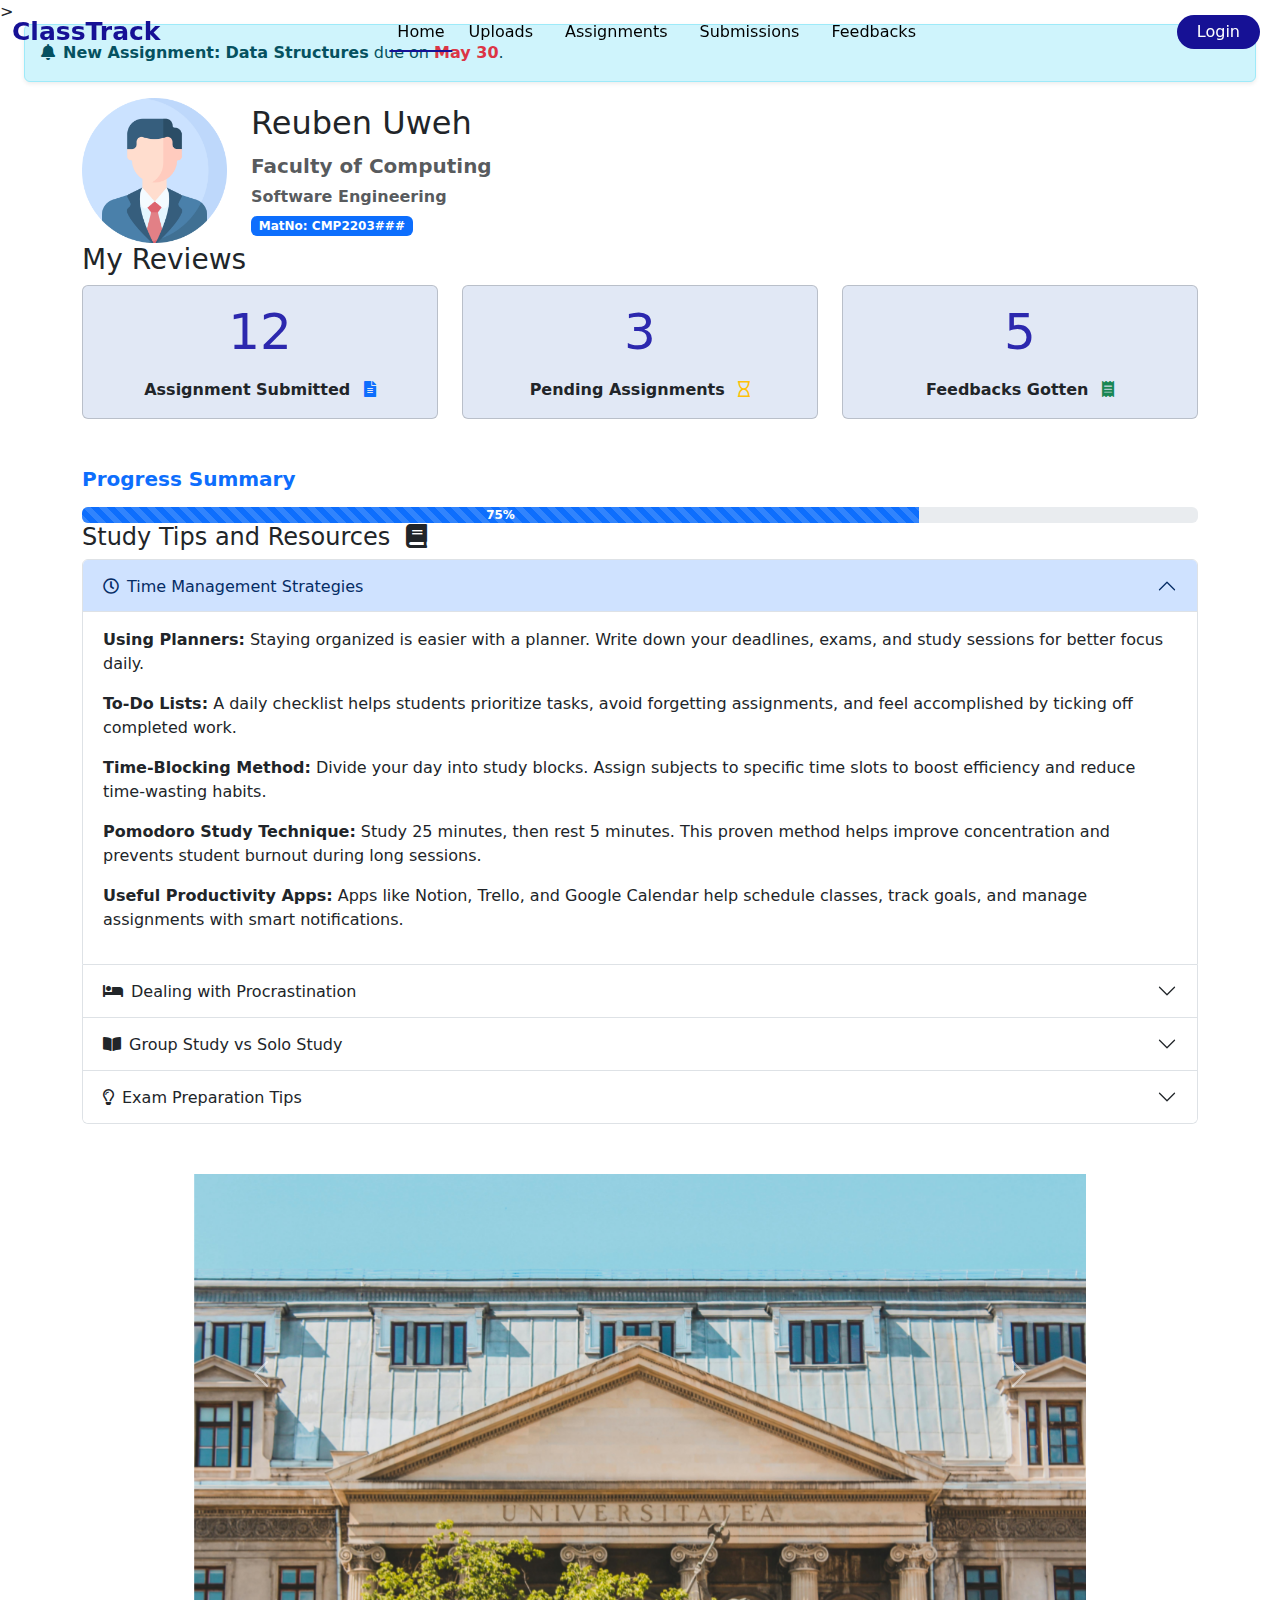
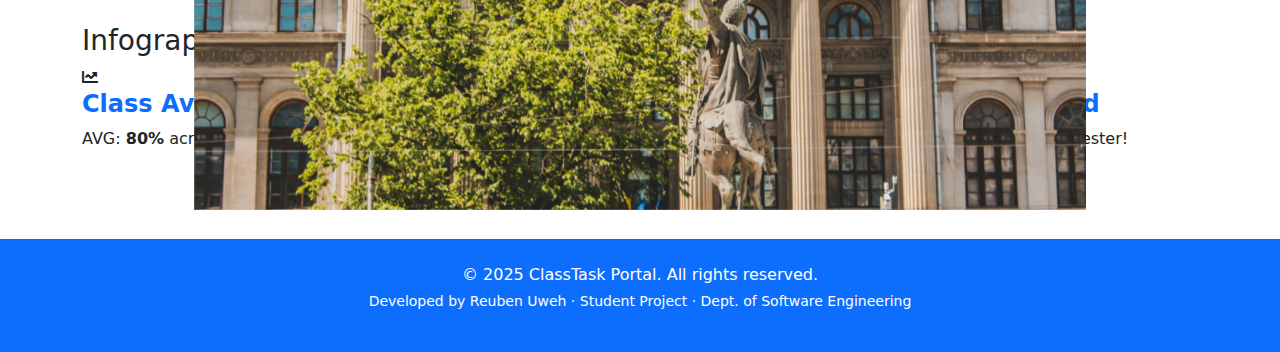
<file: student-dev/index.html>
<!DOCTYPE html>
<html lang="en">
  <head>
    <meta charset="UTF-8" />
    <meta name="viewport" content="width=device-width, initial-scale=1.0" />
    <title>ClassTrack</title>
    <link rel="stylesheet" href="index.css" />
    <link rel="stylesheet" href="/bootclass/bootstrap/css/bootstrap.css" />
    <link rel="stylesheet" href="fontawesome/css/all.min.css" />
    >
  </head>

  <body>
    <!-- NavBar -->
    <nav class="navbar navbar-expand-lg fixed-top">
      <div class="container-fluid">
        <a class="navbar-brand me-auto" href="#">ClassTrack</a>
        <div
          class="offcanvas offcanvas-end"
          tabindex="-1"
          id="offcanvasNavbar"
          aria-labelledby="offcanvasNavbarLabel"
        >
          <div class="offcanvas-header">
            <h5 class="offcanvas-title" id="offcanvasNavbarLabel">
              ClassTrack
            </h5>
            <button
              type="button"
              class="btn-close"
              data-bs-dismiss="offcanvas"
              aria-label="Close"
            ></button>
          </div>
          <div class="offcanvas-body">
            <ul class="navbar-nav justify-content-center flex-grow-1 pe-3">
              <li class="nav-item">
                <a class="nav-link active" aria-current="page" href="index.html"
                  >Home</a
                >
              </li>
              <li class="nav-item">
                <a class="nav-link mx-lg-2" href="uploads.html">Uploads</a>
              </li>
              <li class="nav-item">
                <a class="nav-link mx-lg-2" href="assignments.html"
                  >Assignments</a
                >
              </li>
              <li class="nav-item">
                <a class="nav-link mx-lg-2" href="submissions.html"
                  >Submissions</a
                >
              </li>
              <li class="nav-item">
                <a class="nav-link mx-lg-2" href="feedback.html">Feedbacks</a>
              </li>
            </ul>
          </div>
        </div>
        <a href="#" class="login-button me-2">Login</a>
        <button
          class="navbar-toggler border-0"
          type="button"
          data-bs-toggle="offcanvas"
          data-bs-target="#offcanvasNavbar"
          aria-controls="offcanvasNavbar"
          aria-label="Toggle navigation"
        >
          <span class="navbar-toggler-icon"></span>
        </button>
      </div>
    </nav>

    <!-- Hero Section -->
    <div class="container-fluid px-4">
      <div class="alert alert-info shadow-sm">
        <strong><i class="fas fa-bell me-2"></i>New Assignment:</strong>
        <b>Data Structures</b> due on
        <span class="text-danger fw-bold">May 30</span>.
      </div>

      <div class="container">
        <!-- User Profile Section -->
        <div class="user-profile-section">
          <div class="row align-items-center">
            <div class="col-auto">
              <img
                src="images/profile.png"
                alt="Profile"
                class="profile-image"
                width="145"
                height="145"
              />
            </div>
            <div class="col name-section">
              <h2 class="mb-2">Reuben Uweh</h2>
              <p class="fs-5 fw-bold text-muted mb-1">Faculty of Computing</p>
              <p class="fw-bold text-muted mb-1">Software Engineering</p>
              <small class="badge bg-primary">MatNo: CMP2203###</small>
            </div>
          </div>
        </div>

        <!-- Statistics Section -->
        <h3 class="section-title">My Reviews</h3>
        <div class="row g-4">
          <div class="col-md-4">
            <div class="card stat-card h-100">
              <div
                class="card-body text-center d-flex flex-column justify-content-center"
              >
                <h1 class="card-title mb-3">12</h1>
                <p class="card-text fw-bold mb-0">
                  Assignment Submitted
                  <i class="fas fa-file-alt ms-2 text-primary"></i>
                </p>
              </div>
            </div>
          </div>
          <div class="col-md-4">
            <div class="card stat-card h-100">
              <div
                class="card-body text-center d-flex flex-column justify-content-center"
              >
                <h1 class="card-title mb-3">3</h1>
                <p class="card-text fw-bold mb-0">
                  Pending Assignments
                  <i class="far fa-hourglass ms-2 text-warning"></i>
                </p>
              </div>
            </div>
          </div>
          <div class="col-md-4">
            <div class="card stat-card h-100">
              <div
                class="card-body text-center d-flex flex-column justify-content-center"
              >
                <h1 class="card-title mb-3">5</h1>
                <p class="card-text fw-bold mb-0">
                  Feedbacks Gotten
                  <i class="fas fa-receipt ms-2 text-success"></i>
                </p>
              </div>
            </div>
          </div>
        </div>

        <!-- Progress Summary -->
        <div class="row mt-5">
          <div class="col-12">
            <h5 class="text-start mb-3 text-primary fw-bold">
              Progress Summary
            </h5>
            <div
              class="progress"
              role="progressbar"
              aria-label="Progress"
              aria-valuenow="75"
              aria-valuemin="0"
              aria-valuemax="100"
            >
              <div
                class="progress-bar progress-bar-striped progress-bar-animated fw-bold"
                style="width: 75%"
              >
                75%
              </div>
            </div>
          </div>
        </div>

        <!-- Study Tips Section -->
        <h4 class="section-title">
          Study Tips and Resources
          <i class="fas fa-book ms-2"></i>
        </h4>

        <div class="accordion" id="accordionPanelsStayOpenExample">
          <div class="accordion-item">
            <h2 class="accordion-header">
              <button
                class="accordion-button"
                type="button"
                data-bs-toggle="collapse"
                data-bs-target="#panelsStayOpen-collapseOne"
                aria-expanded="true"
                aria-controls="panelsStayOpen-collapseOne"
              >
                <i class="far fa-clock me-2"></i>
                Time Management Strategies
              </button>
            </h2>
            <div
              id="panelsStayOpen-collapseOne"
              class="accordion-collapse collapse show"
            >
              <div class="accordion-body">
                <p>
                  <strong>Using Planners:</strong> Staying organized is easier
                  with a planner. Write down your deadlines, exams, and study
                  sessions for better focus daily.
                </p>
                <p>
                  <strong>To-Do Lists:</strong> A daily checklist helps students
                  prioritize tasks, avoid forgetting assignments, and feel
                  accomplished by ticking off completed work.
                </p>
                <p>
                  <strong>Time-Blocking Method:</strong> Divide your day into
                  study blocks. Assign subjects to specific time slots to boost
                  efficiency and reduce time-wasting habits.
                </p>
                <p>
                  <strong>Pomodoro Study Technique:</strong> Study 25 minutes,
                  then rest 5 minutes. This proven method helps improve
                  concentration and prevents student burnout during long
                  sessions.
                </p>
                <p>
                  <strong>Useful Productivity Apps:</strong> Apps like Notion,
                  Trello, and Google Calendar help schedule classes, track
                  goals, and manage assignments with smart notifications.
                </p>
              </div>
            </div>
          </div>
          <div class="accordion-item">
            <h2 class="accordion-header">
              <button
                class="accordion-button collapsed"
                type="button"
                data-bs-toggle="collapse"
                data-bs-target="#panelsStayOpen-collapseTwo"
                aria-expanded="false"
                aria-controls="panelsStayOpen-collapseTwo"
              >
                <i class="fa fa-bed me-2"></i>
                Dealing with Procrastination
              </button>
            </h2>
            <div
              id="panelsStayOpen-collapseTwo"
              class="accordion-collapse collapse"
            >
              <div class="accordion-body">
                <p>
                  <strong>2-minute Rule:</strong> Start small with tasks under
                  two minutes, or tackle the hardest task first to gain momentum
                  and boost your daily productivity.
                </p>
                <p>
                  <strong>Procrastination:</strong> Procrastination often comes
                  from fear, boredom, or overwhelm. Recognizing your trigger
                  helps break the habit and build better focus routines.
                </p>
                <p>
                  <strong>Technique:</strong> Use Forest App to stay off your
                  phone, or Pomodoro to focus in 25-minute bursts followed by
                  short breaks for mental recharge.
                </p>
              </div>
            </div>
          </div>
          <div class="accordion-item">
            <h2 class="accordion-header">
              <button
                class="accordion-button collapsed"
                type="button"
                data-bs-toggle="collapse"
                data-bs-target="#panelsStayOpen-collapseThree"
                aria-expanded="false"
                aria-controls="panelsStayOpen-collapseThree"
              >
                <i class="fa fa-book-open me-2"></i>
                Group Study vs Solo Study
              </button>
            </h2>
            <div
              id="panelsStayOpen-collapseThree"
              class="accordion-collapse collapse"
            >
              <div class="accordion-body">
                <p>
                  <strong>Pros and Cons:</strong> Studying alone allows full
                  focus and personal pace, while group study encourages
                  discussion, idea sharing, and accountability but may distract.
                </p>
                <p>
                  <strong>Rules:</strong> Use partners for difficult topics, set
                  clear goals, time limits, roles, and avoid off-topic chats to
                  stay productive and respectful.
                </p>
                <p>
                  <strong>Web Spaces:</strong> Schedule sessions in advance,
                  share links, enable screen sharing, mute when not talking, and
                  use breakout rooms for better collaboration focus.
                </p>
              </div>
            </div>
          </div>
          <div class="accordion-item">
            <h2 class="accordion-header">
              <button
                class="accordion-button collapsed"
                type="button"
                data-bs-toggle="collapse"
                data-bs-target="#panelsStayOpen-collapseFour"
                aria-expanded="false"
                aria-controls="panelsStayOpen-collapseFour"
              >
                <i class="far fa-lightbulb me-2"></i>
                Exam Preparation Tips
              </button>
            </h2>
            <div
              id="panelsStayOpen-collapseFour"
              class="accordion-collapse collapse"
            >
              <div class="accordion-body">
                <p>
                  <strong>Tips on Creating a Revision Timetable:</strong> Break
                  subjects into daily slots. Prioritize weak areas. Stick to a
                  schedule that includes short breaks to avoid burnout and
                  distractions.
                </p>
                <p>
                  <strong>Simulate Questions:</strong> Practice past questions
                  with a timer in a quiet space. Avoid using notes to replicate
                  real exam stress and boost confidence.
                </p>
                <p>
                  <strong>Mentality:</strong> Visualize success, stay positive,
                  and avoid comparing with others. Prepare well, breathe deeply,
                  and trust your efforts during stressful moments.
                </p>
              </div>
            </div>
          </div>
        </div>

        <!-- Carousel Section -->
        <div id="carouselExampleFade" class="carousel slide carousel-fade">
          <div class="carousel-inner">
            <div class="carousel-item active">
              <img
                src="images/Uni-space.jpg"
                class="d-block w-100"
                alt="University Campus"
              />
            </div>
            <div class="carousel-item">
              <img
                src="images/classroom-student.jpg"
                class="d-block w-100"
                alt="Classroom"
              />
            </div>
            <div class="carousel-item">
              <img
                src="images/grad.jpg"
                class="d-block w-100"
                alt="Graduation"
              />
            </div>
          </div>
          <button
            class="carousel-control-prev"
            type="button"
            data-bs-target="#carouselExampleFade"
            data-bs-slide="prev"
          >
            <span class="carousel-control-prev-icon" aria-hidden="true"></span>
            <span class="visually-hidden">Previous</span>
          </button>
          <button
            class="carousel-control-next"
            type="button"
            data-bs-target="#carouselExampleFade"
            data-bs-slide="next"
          >
            <span class="carousel-control-next-icon" aria-hidden="true"></span>
            <span class="visually-hidden">Next</span>
          </button>
        </div>

        <!-- Infographic Stats -->
        <h3 class="section-title">Infographic Stats</h3>
        <div class="row g-4">
          <div class="col-md-4">
            <div class="info-card">
              <i class="fas fa-chart-line chart-icon"></i>
              <h4 class="fw-bold text-primary">Class Average</h4>
              <p>
                AVG: <strong>80%</strong> across all subjects this semester.
              </p>
            </div>
          </div>
          <div class="col-md-4">
            <div class="info-card">
              <i class="fas fa-user-graduate graduate-icon"></i>
              <h4 class="fw-bold text-primary">Top Performer</h4>
              <p>
                Name: <strong>Uweh Reuben</strong><br />GPA:
                <strong>4.90</strong>
              </p>
            </div>
          </div>
          <div class="col-md-4">
            <div class="info-card">
              <i class="fas fa-chart-bar bar-icon"></i>
              <h4 class="fw-bold text-primary">Performance Trend</h4>
              <p>Up: <strong>5%</strong> compared to last semester!</p>
            </div>
          </div>
        </div>
      </div>
    </div>
    <!-- Footer -->
    <footer class="bg-primary text-white py-4 mt-5 text-center">
      <p class="mb-1">© 2025 ClassTask Portal. All rights reserved.</p>
      <p class="small">
        Developed by Reuben Uweh · Student Project · Dept. of Software
        Engineering
      </p>
    </footer>
    <script src="/bootclass/bootstrap/js/bootstrap.bundle.js"></script>
  </body>
</html>
</file>
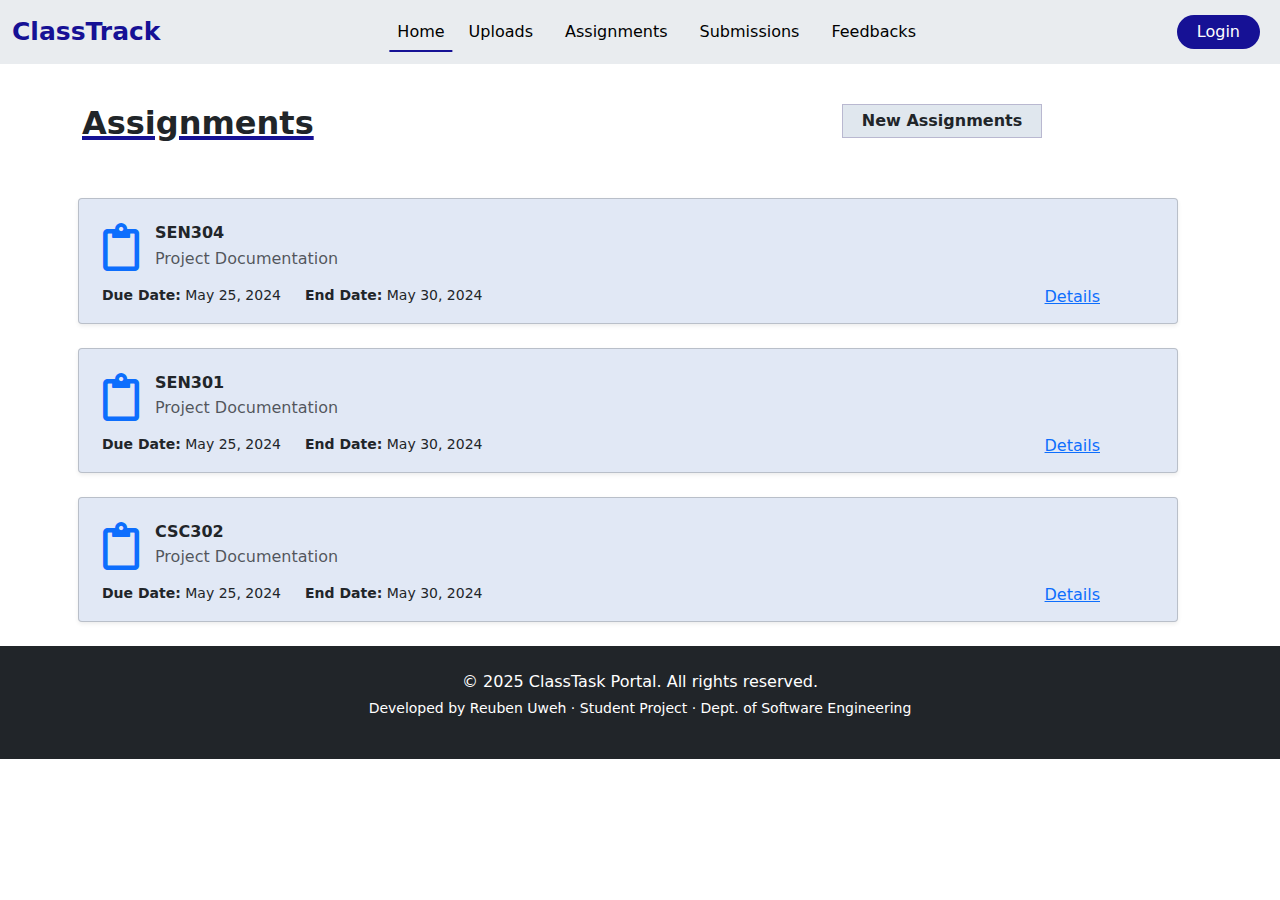
<file: student-dev/assignments.html>
<!DOCTYPE html>
<html lang="en">

<head>
    <meta charset="UTF-8">
    <meta name="viewport" content="width=device-width, initial-scale=1.0">
    <title>Assignment | Page</title>
    <link rel="stylesheet" href="index.css">
    <link rel="stylesheet" href="/bootclass/bootstrap/css/bootstrap.css">
    <link rel="stylesheet" href="/fontawesome/css/all.css">
</head>

<body>
    <!-- NavBar -->
    <nav class="navbar bg-body-secondary navbar-expand-lg fixed-top">
        <div class="container-fluid">
            <a class="navbar-brand me-auto" href="#">ClassTrack</a>
            <div class="offcanvas offcanvas-end" tabindex="-1" id="offcanvasNavbar"
                aria-labelledby="offcanvasNavbarLabel">
                <div class="offcanvas-header">
                    <h5 class="offcanvas-title" id="offcanvasNavbarLabel">
                        ClassTrack
                    </h5>
                    <button type="button" class="btn-close" data-bs-dismiss="offcanvas" aria-label="Close"></button>
                </div>
                <div class="offcanvas-body">
                    <ul class="navbar-nav justify-content-center flex-grow-1 pe-3">
                        <li class="nav-item">
                            <a class="nav-link active" aria-current="page" href="index.html">Home</a>
                        </li>
                        <li class="nav-item">
                            <a class="nav-link mx-lg-2" href="uploads.html">Uploads</a>
                        </li>
                        <li class="nav-item">
                            <a class="nav-link mx-lg-2" href="assignments.html">Assignments</a>
                        </li>
                        <li class="nav-item">
                            <a class="nav-link mx-lg-2" href="submissions.html">Submissions</a>
                        </li>
                        <li class="nav-item">
                            <a class="nav-link mx-lg-2" href="feedback.html">Feedbacks</a>
                        </li>
                    </ul>
                </div>
            </div>
            <a href="#" class="login-button me-2">Login</a>
            <button class="navbar-toggler border-0" type="button" data-bs-toggle="offcanvas"
                data-bs-target="#offcanvasNavbar" aria-controls="offcanvasNavbar" aria-label="Toggle navigation">
                <span class="navbar-toggler-icon"></span>
            </button>
        </div>
    </nav>
    <!-- End of NavBar -->
    <div class="student">
        <div class="container">
            <div class="row">
                <div class="col-md-8 col-sm-12 mt-4 text-center text-md-start ">
                    <h2 class="assignment fw-bolder d-none d-md-block">Assignments</h2>
                </div>
                <div class="col-md-4 col-sm-12 text-start text-md-end mt-md-4 ms-2 ms-md-0 ">
                    <div class="cover">
                        <div class="new-assignment fw-bold">New Assignments</div>
                    </div>
                </div>
                <div class="row g-4">
                    <div class="col-12 px-2">
                        <div class="card p-4 shadow-sm rounded-1">
                            <div class="d-flex">
                                <!-- Icon Section -->
                                <div class="me-3">
                                    <i class="far fa-clipboard fa-3x text-primary"></i>
                                </div>
                                <div class="flex-grow-1">
                                    <h6 class="mb-1 fw-bold">SEN304</h6>
                                    <p class="mb-1 text-muted">Project Documentation</p>
                                    <div class="date d-flex gap-4">
                                        <small><strong>Due Date:</strong> May 25, 2024</small>
                                        <small><strong>End Date:</strong> May 30, 2024</small>
                                        <a href="" class="detail">Details</a>
                                    </div>
                                </div>
                            </div>
                        </div>
                    </div>
                    <div class="col-12 px-2">
                        <div class="card p-4 shadow-sm rounded-1">
                            <div class="d-flex">
                                <!-- Icon Section -->
                                <div class="me-3">
                                    <i class="far fa-clipboard fa-3x text-primary"></i>
                                </div>
                                <div class="flex-grow-1">
                                    <h6 class="mb-1 fw-bold">SEN301</h6>
                                    <p class="mb-1 text-muted">Project Documentation</p>
                                    <div class="date d-flex gap-4">
                                        <small><strong>Due Date:</strong> May 25, 2024</small>
                                        <small><strong>End Date:</strong> May 30, 2024</small>
                                        <a href="" class="detail">Details</a>
                                    </div>
                                </div>
                            </div>
                        </div>
                    </div>
                    <div class="col-12 px-2">
                        <div class="card p-4 shadow-sm rounded-1">
                            <div class="d-flex">
                                <!-- Icon Section -->
                                <div class="me-3">
                                    <i class="far fa-clipboard fa-3x text-primary"></i>
                                </div>
                                <div class="flex-grow-1">
                                    <h6 class="mb-1 fw-bold">CSC302</h6>
                                    <p class="mb-1 text-muted">Project Documentation</p>
                                    <div class="date d-flex gap-4">
                                        <small><strong>Due Date:</strong> May 25, 2024</small>
                                        <small><strong>End Date:</strong> May 30, 2024</small>
                                        <a href="" class="detail">Details</a>
                                    </div>
                                </div>
                            </div>
                        </div>
                    </div>
                </div>
            </div>
        </div>
        <footer class="bg-dark text-white py-4 text-center mt-4">
            <p class="mb-1">© 2025 ClassTask Portal. All rights reserved.</p>
            <p class="small">Developed by Reuben Uweh · Student Project · Dept. of Software Engineering</p>
        </footer>
    </div>
    <!-- End of Hero section -->
    <script src="/bootclass/bootstrap/js/bootstrap.js"></script>
</body>

</html>
</file>
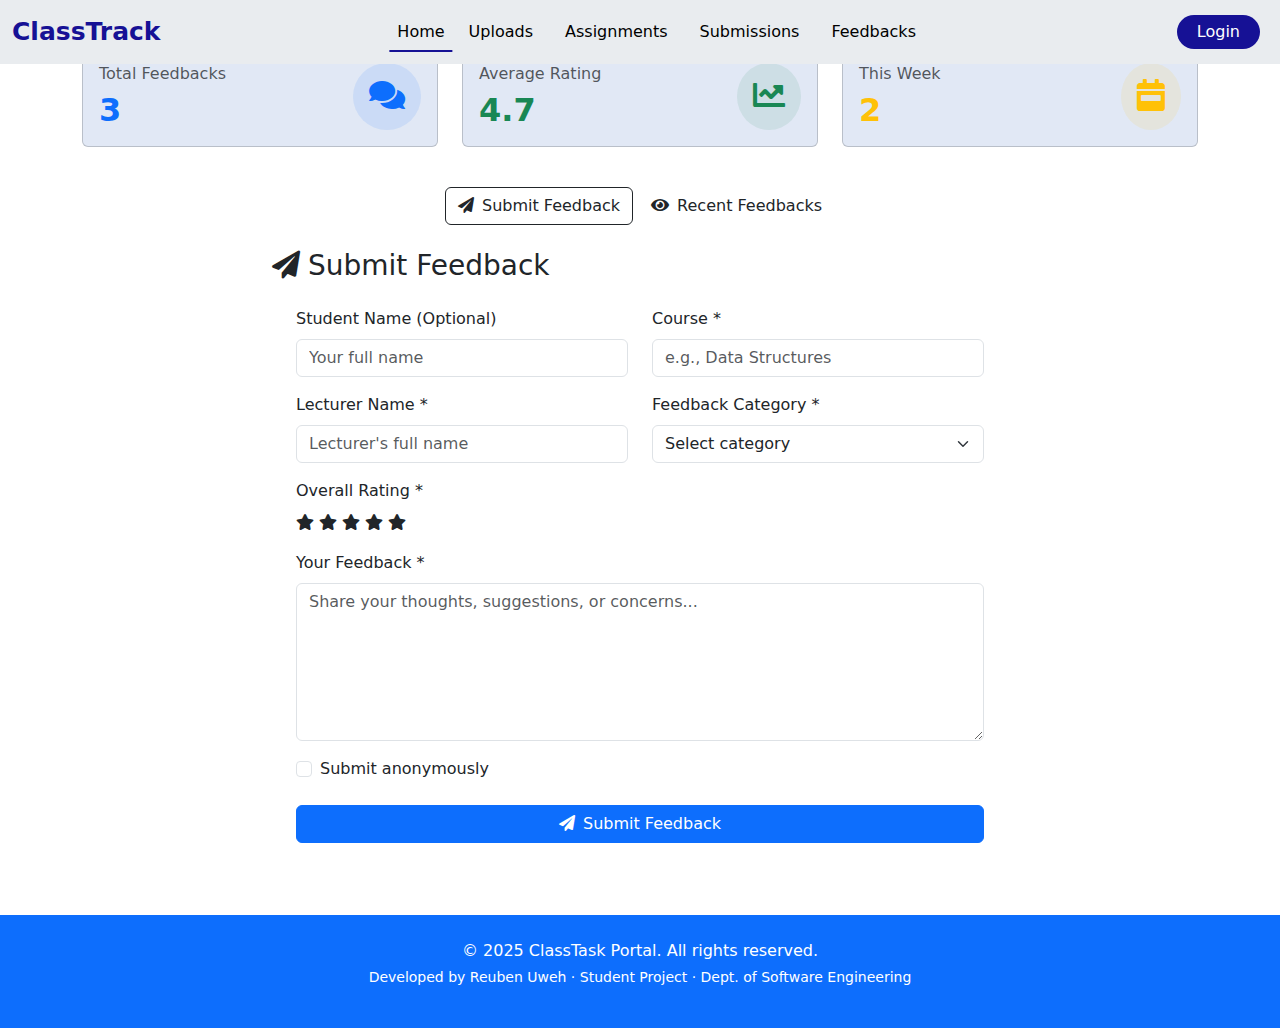
<file: student-dev/feedback.html>
<!DOCTYPE html>
<html lang="en">
  <head>
    <meta charset="UTF-8" />
    <meta name="viewport" content="width=device-width, initial-scale=1.0" />
    <title>ClassTrack Feedback Portal</title>
    <link rel="stylesheet" href="index.css" />
    <link rel="stylesheet" href="/bootclass/bootstrap/css/bootstrap.css" />
    <link rel="stylesheet" href="fontawesome/css/all.min.css" />
  </head>

  <body>
    <!-- NavBar -->
    <nav class="navbar bg-body-secondary navbar-expand-lg fixed-top">
      <div class="container-fluid">
        <a class="navbar-brand me-auto" href="#">ClassTrack</a>
        <div
          class="offcanvas offcanvas-end"
          tabindex="-1"
          id="offcanvasNavbar"
          aria-labelledby="offcanvasNavbarLabel"
        >
          <div class="offcanvas-header">
            <h5 class="offcanvas-title" id="offcanvasNavbarLabel">
              ClassTrack
            </h5>
            <button
              type="button"
              class="btn-close"
              data-bs-dismiss="offcanvas"
              aria-label="Close"
            ></button>
          </div>
          <div class="offcanvas-body">
            <ul class="navbar-nav justify-content-center flex-grow-1 pe-3">
              <li class="nav-item">
                <a class="nav-link active" aria-current="page" href="index.html"
                  >Home</a
                >
              </li>
              <li class="nav-item">
                <a class="nav-link mx-lg-2" href="uploads.html">Uploads</a>
              </li>
              <li class="nav-item">
                <a class="nav-link mx-lg-2" href="assignments.html"
                  >Assignments</a
                >
              </li>
              <li class="nav-item">
                <a class="nav-link mx-lg-2" href="submissions.html"
                  >Submissions</a
                >
              </li>
              <li class="nav-item">
                <a class="nav-link mx-lg-2" href="feedback.html">Feedbacks</a>
              </li>
            </ul>
          </div>
        </div>
        <a href="#" class="login-button me-2">Login</a>
        <button
          class="navbar-toggler border-0"
          type="button"
          data-bs-toggle="offcanvas"
          data-bs-target="#offcanvasNavbar"
          aria-controls="offcanvasNavbar"
          aria-label="Toggle navigation"
        >
          <span class="navbar-toggler-icon"></span>
        </button>
      </div>
    </nav>
    <!-- End of NavBar -->
    <!-- Toast Container -->
    <div class="toast-container">
      <div id="successToast" class="toast" role="alert">
        <div class="toast-header">
          <i class="fas fa-check-circle text-success me-2"></i>
          <strong class="me-auto">Success</strong>
          <button
            type="button"
            class="btn-close"
            data-bs-dismiss="toast"
          ></button>
        </div>
        <div class="toast-body">Feedback submitted successfully!</div>
      </div>
    </div>

    <!-- Header -->
    <div class="container text-center top">
      <p class="lead fw-bolder">
        Share your thoughts and help improve the learning experience. Your
        feedback matters!
      </p>
    </div>

    <div class="container">
      <!-- Stats Cards -->
      <div class="row mb-4">
        <div class="col-md-4 mb-3">
          <div class="card stat-card h-100">
            <div
              class="card-body d-flex justify-content-between align-items-center"
            >
              <div>
                <h6 class="text-muted">Total Feedbacks</h6>
                <h2 class="text-primary fw-bold mb-0" id="totalFeedbacks">3</h2>
              </div>
              <div class="bg-primary bg-opacity-10 p-3 rounded-circle">
                <i class="fas fa-comments text-primary fa-2x"></i>
              </div>
            </div>
          </div>
        </div>
        <div class="col-md-4 mb-3">
          <div class="card stat-card h-100">
            <div
              class="card-body d-flex justify-content-between align-items-center"
            >
              <div>
                <h6 class="text-muted">Average Rating</h6>
                <h2 class="text-success fw-bold mb-0" id="avgRating">4.7</h2>
              </div>
              <div class="bg-success bg-opacity-10 p-3 rounded-circle">
                <i class="fas fa-chart-line text-success fa-2x"></i>
              </div>
            </div>
          </div>
        </div>
        <div class="col-md-4 mb-3">
          <div class="card stat-card h-100">
            <div
              class="card-body d-flex justify-content-between align-items-center"
            >
              <div>
                <h6 class="text-muted">This Week</h6>
                <h2 class="text-warning fw-bold mb-0" id="weeklyFeedbacks">
                  2
                </h2>
              </div>
              <div class="bg-warning bg-opacity-10 p-3 rounded-circle">
                <i class="fas fa-calendar-week text-warning fa-2x"></i>
              </div>
            </div>
          </div>
        </div>
      </div>

      <!-- Tabs -->
      <div class="text-center mb-4">
        <button class="btn tab-btn active" onclick="showTab('submit')">
          <i class="fas fa-paper-plane me-2"></i>Submit Feedback
        </button>
        <button class="btn tab-btn" onclick="showTab('view')">
          <i class="fas fa-eye me-2"></i>Recent Feedbacks
        </button>
      </div>

      <!-- Submit Feedback Tab -->
      <div id="submitTab" class="tab-content">
        <div class="row justify-content-center">
          <div class="col-lg-8">
            <div class="feedback-form">
              <div class="form-header">
                <h3 class="mb-0">
                  <i class="fas fa-paper-plane me-2"></i>Submit Feedback
                </h3>
              </div>
              <div class="p-4">
                <form id="feedbackForm" method="post">
                  <div class="row mb-3">
                    <div class="col-md-6">
                      <label class="form-label">Student Name (Optional)</label>
                      <input
                        type="text"
                        class="form-control"
                        id="studentName"
                        placeholder="Your full name"
                      />
                    </div>
                    <div class="col-md-6">
                      <label class="form-label">Course *</label>
                      <input
                        type="text"
                        class="form-control"
                        id="course"
                        placeholder="e.g., Data Structures"
                        required
                      />
                    </div>
                  </div>

                  <div class="row mb-3">
                    <div class="col-md-6">
                      <label class="form-label">Lecturer Name *</label>
                      <input
                        type="text"
                        class="form-control"
                        id="lecturer"
                        placeholder="Lecturer's full name"
                        required
                      />
                    </div>
                    <div class="col-md-6">
                      <label class="form-label">Feedback Category *</label>
                      <select class="form-select" id="category" required>
                        <option value="">Select category</option>
                        <option value="teaching-style">Teaching Style</option>
                        <option value="course-content">Course Content</option>
                        <option value="assignments">Assignments</option>
                        <option value="communication">Communication</option>
                        <option value="resources">Learning Resources</option>
                        <option value="general">General Feedback</option>
                      </select>
                    </div>
                  </div>

                  <div class="mb-3">
                    <label class="form-label">Overall Rating *</label>
                    <div class="d-flex align-items-center">
                      <div id="starRating">
                        <i class="fas fa-star star-rating" data-rating="1"></i>
                        <i class="fas fa-star star-rating" data-rating="2"></i>
                        <i class="fas fa-star star-rating" data-rating="3"></i>
                        <i class="fas fa-star star-rating" data-rating="4"></i>
                        <i class="fas fa-star star-rating" data-rating="5"></i>
                      </div>
                      <span class="ms-3 text-muted" id="ratingText"></span>
                    </div>
                    <input type="hidden" id="rating" required />
                  </div>

                  <div class="mb-3">
                    <label class="form-label">Your Feedback *</label>
                    <textarea
                      class="form-control"
                      id="message"
                      rows="6"
                      placeholder="Share your thoughts, suggestions, or concerns..."
                      required
                    ></textarea>
                  </div>

                  <div class="form-check mb-4">
                    <input
                      class="form-check-input"
                      type="checkbox"
                      id="anonymous"
                    />
                    <label class="form-check-label" for="anonymous">
                      Submit anonymously
                    </label>
                  </div>

                  <button
                    type="submit"
                    id="submit"
                    class="btn btn-primary btn-submit w-100"
                  >
                    <i class="fas fa-paper-plane me-2"></i>Submit Feedback
                  </button>
                </form>
              </div>
            </div>
          </div>
        </div>
      </div>

      <!-- View Feedbacks Tab -->
      <div id="viewTab" class="tab-content" style="display: none">
        <div class="text-center mb-4">
          <h2 class="fw-bold">Recent Feedback Submissions</h2>
          <p class="text-muted">See what your fellow students are saying</p>
        </div>
        <div id="feedbackList"></div>
      </div>
    </div>
    <!-- Footer -->
    <footer class="bg-primary text-white py-4 mt-5 text-center">
      <p class="mb-1">© 2025 ClassTask Portal. All rights reserved.</p>
      <p class="small">
        Developed by Reuben Uweh · Student Project · Dept. of Software
        Engineering
      </p>
    </footer>
    <script src="/bootclass/bootstrap/js/bootstrap.bundle.js"></script>
    <script src="index.js"></script>
  </body>
</html>
</file>
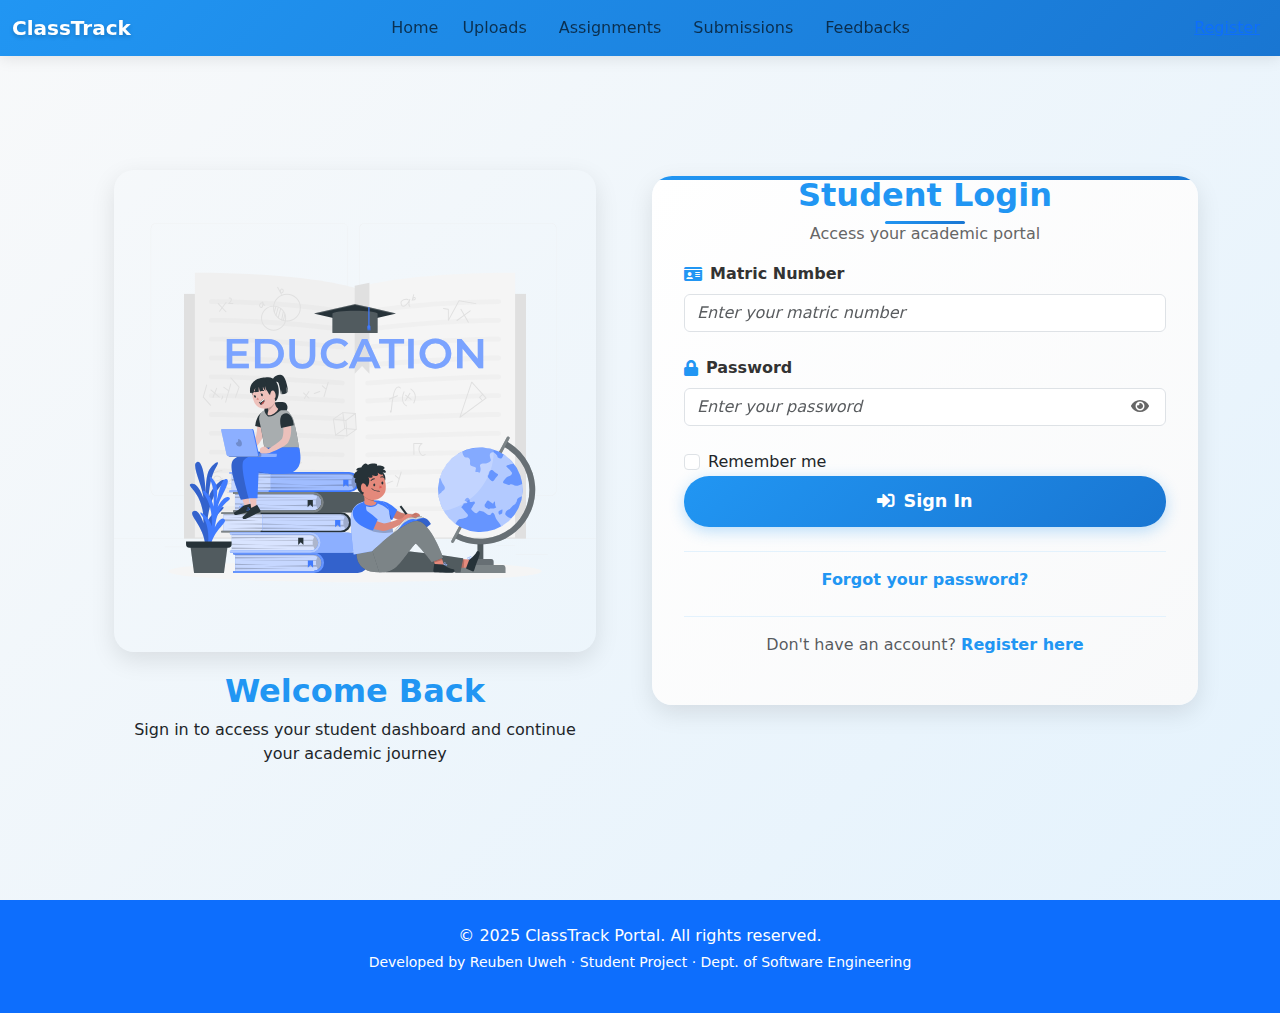
<file: student-dev/login.html>
<!DOCTYPE html>
<html lang="en">

<head>
    <meta charset="UTF-8" />
    <meta name="viewport" content="width=device-width, initial-scale=1.0" />
    <title>Student Login - ClassTrack</title>
    <link rel="stylesheet" href="login.css" />
    <link href="/bootclass/bootstrap/css/bootstrap.css" rel="stylesheet" />
    <link rel="stylesheet" href="/fontawesome/css/all.min.css" />
</head>

<body>
    <!-- NavBar -->
    <nav class="navbar navbar-expand-lg fixed-top">
        <div class="container-fluid">
            <a class="navbar-brand me-auto" href="index.html">ClassTrack</a>
            <div class="offcanvas offcanvas-end" tabindex="-1" id="offcanvasNavbar"
                aria-labelledby="offcanvasNavbarLabel">
                <div class="offcanvas-header">
                    <h5 class="offcanvas-title" id="offcanvasNavbarLabel">
                        ClassTrack
                    </h5>
                    <button type="button" class="btn-close" data-bs-dismiss="offcanvas" aria-label="Close"></button>
                </div>
                <div class="offcanvas-body">
                    <ul class="navbar-nav justify-content-center flex-grow-1 pe-3">
                        <li class="nav-item">
                            <a class="nav-link" aria-current="page" href="index.html">Home</a>
                        </li>
                        <li class="nav-item">
                            <a class="nav-link mx-lg-2" href="upload.html">Uploads</a>
                        </li>
                        <li class="nav-item">
                            <a class="nav-link mx-lg-2" href="assignments.html">Assignments</a>
                        </li>
                        <li class="nav-item">
                            <a class="nav-link mx-lg-2" href="submissions.html">Submissions</a>
                        </li>
                        <li class="nav-item">
                            <a class="nav-link mx-lg-2" href="feedback.html">Feedbacks</a>
                        </li>
                    </ul>
                </div>
            </div>
            <a href="register.html" class="register-button me-2">Register</a>
            <button class="navbar-toggler border-0" type="button" data-bs-toggle="offcanvas"
                data-bs-target="#offcanvasNavbar" aria-controls="offcanvasNavbar" aria-label="Toggle navigation">
                <span class="navbar-toggler-icon"></span>
            </button>
        </div>
    </nav>

    <!-- Login Section -->
    <div class="container-fluid login-container">
        <div class="container">
            <div class="row justify-content-center align-items-center">
                <!-- Image Section -->
                <div class="col-lg-6 mb-4 slide-in-left">
                    <div class="image-section">
                        <img src="images/Education-rafiki.svg" alt="Student Login"
                            class="login-image d-none d-md-block" />
                        <div class="image-content">
                            <h2>Welcome Back</h2>
                            <p>
                                Sign in to access your student dashboard and continue your
                                academic journey
                            </p>
                        </div>
                    </div>
                </div>

                <!-- Login Form Section -->
                <div class="col-lg-6 slide-in-right">
                    <div class="login-card fade-in">
                        <div class="card-header">
                            <h3 class="login-title">Student Login</h3>
                            <p class="login-subtitle">Access your academic portal</p>
                        </div>

                        <div class="form-container">
                            <form method="post" action="#" id="loginForm">
                                <div class="form-group">
                                    <label for="matricNumber" class="form-label">
                                        <i class="fas fa-id-card"></i>Matric Number
                                    </label>
                                    <input type="text" class="form-control" id="matricNumber" name="matricNumber"
                                        placeholder="Enter your matric number" required />
                                </div>

                                <div class="form-group">
                                    <label for="password" class="form-label">
                                        <i class="fas fa-lock"></i>Password
                                    </label>
                                    <div style="position: relative">
                                        <input type="password" class="form-control" id="password" name="password"
                                            placeholder="Enter your password" required />
                                        <button type="button" class="password-toggle" onclick="togglePassword()">
                                            <i class="fas fa-eye" id="toggleIcon"></i>
                                        </button>
                                    </div>
                                </div>

                                <div class="form-check">
                                    <input class="form-check-input" type="checkbox" id="rememberMe" name="rememberMe" />
                                    <label class="form-check-label" for="rememberMe">
                                        Remember me
                                    </label>
                                </div>

                                <button type="submit" class="submit-button">
                                    <i class="fas fa-sign-in-alt me-2"></i>Sign In
                                </button>

                                <div class="forgot-password">
                                    <a href="#"
                                        onclick="alert('Please contact your administrator to reset your password.')">
                                        Forgot your password?
                                    </a>
                                </div>

                                <div class="register-link">
                                    <p class="text-muted">
                                        Don't have an account?
                                        <a href="register.html">Register here</a>
                                    </p>
                                </div>
                            </form>
                        </div>
                    </div>
                </div>
            </div>
        </div>
    </div>

    <!-- Footer -->
    <footer class="bg-primary text-white py-4 text-center">
        <p class="mb-1">© 2025 ClassTrack Portal. All rights reserved.</p>
        <p class="small">
            Developed by Reuben Uweh · Student Project · Dept. of Software
            Engineering
        </p>
    </footer>

    <script src="/bootclass/bootstrap/js/bootstrap.bundle.js"></script>
    <script src="login.js"></script>
</body>

</html>
</file>
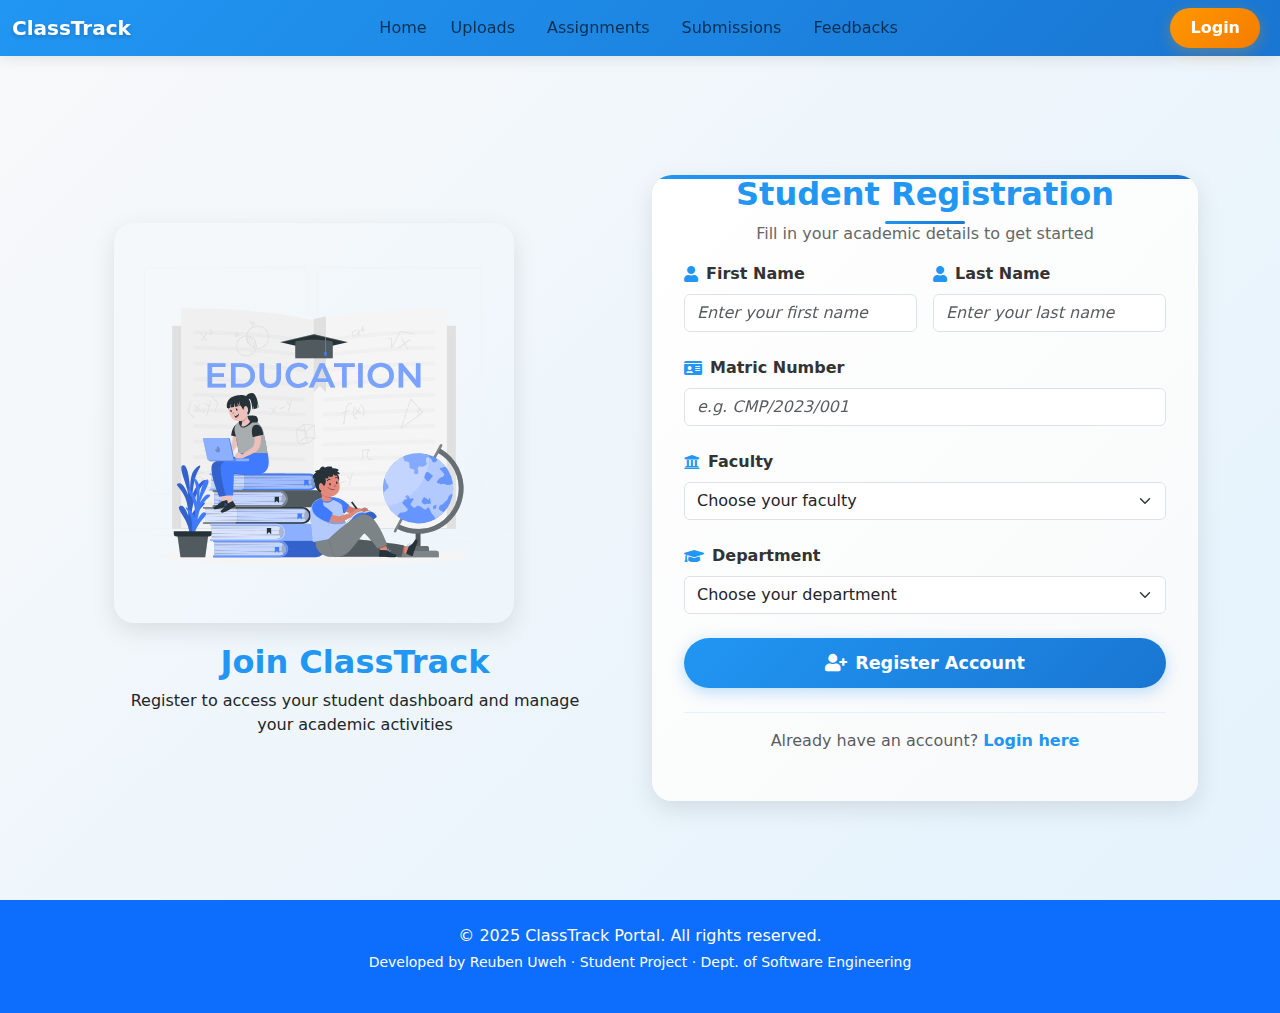
<file: student-dev/register.html>
<!DOCTYPE html>
<html lang="en">

<head>
    <meta charset="UTF-8" />
    <meta name="viewport" content="width=device-width, initial-scale=1.0" />
    <title>Student Registration - ClassTrack</title>
    <link rel="stylesheet" href="login.css" />
    <link href="/bootclass/bootstrap/css/bootstrap.css" rel="stylesheet" />
    <link rel="stylesheet" href="/fontawesome/css/all.min.css" />
</head>

<body>
    <!-- NavBar -->
    <nav class="navbar navbar-expand-lg fixed-top">
        <div class="container-fluid">
            <a class="navbar-brand me-auto" href="index.html">ClassTrack</a>
            <div class="offcanvas offcanvas-end" tabindex="-1" id="offcanvasNavbar"
                aria-labelledby="offcanvasNavbarLabel">
                <div class="offcanvas-header">
                    <h5 class="offcanvas-title" id="offcanvasNavbarLabel">
                        ClassTrack
                    </h5>
                    <button type="button" class="btn-close" data-bs-dismiss="offcanvas" aria-label="Close"></button>
                </div>
                <div class="offcanvas-body">
                    <ul class="navbar-nav justify-content-center flex-grow-1 pe-3">
                        <li class="nav-item">
                            <a class="nav-link" aria-current="page" href="index.html">Home</a>
                        </li>
                        <li class="nav-item">
                            <a class="nav-link mx-lg-2" href="upload.html">Uploads</a>
                        </li>
                        <li class="nav-item">
                            <a class="nav-link mx-lg-2" href="assignments.html">Assignments</a>
                        </li>
                        <li class="nav-item">
                            <a class="nav-link mx-lg-2" href="submissions.html">Submissions</a>
                        </li>
                        <li class="nav-item">
                            <a class="nav-link mx-lg-2" href="feedback.html">Feedbacks</a>
                        </li>
                    </ul>
                </div>
            </div>
            <a href="login.html" class="login-button me-2">Login</a>
            <button class="navbar-toggler border-0" type="button" data-bs-toggle="offcanvas"
                data-bs-target="#offcanvasNavbar" aria-controls="offcanvasNavbar" aria-label="Toggle navigation">
                <span class="navbar-toggler-icon"></span>
            </button>
        </div>
    </nav>

    <!-- Registration Section -->
    <div class="container-fluid registration-container">
        <div class="container">
            <div class="row justify-content-center align-items-center">
                <!-- Image Section -->
                <div class="col-lg-6 slide-in-left">
                    <div class="image-section">
                        <img src="images/Education-rafiki.svg" alt="Student Registration"
                            class="registration-image d-none d-md-block" width="400px" />
                        <div class="image-content">
                            <h2>Join ClassTrack</h2>
                            <p>
                                Register to access your student dashboard and manage your
                                academic activities
                            </p>
                        </div>
                    </div>
                </div>

                <!-- Registration Form Section -->
                <div class="col-lg-6 slide-in-right">
                    <div class="registration-card fade-in">
                        <div class="card-header">
                            <h3 class="registration-title">Student Registration</h3>
                            <p class="registration-subtitle">
                                Fill in your academic details to get started
                            </p>
                        </div>

                        <div class="form-container">
                            <form method="post" action="#" id="registrationForm">
                                <div class="name-row">
                                    <div class="form-group">
                                        <label for="firstName" class="form-label">
                                            <i class="fas fa-user"></i>First Name
                                        </label>
                                        <input type="text" class="form-control" id="firstName" name="firstName"
                                            placeholder="Enter your first name" required />
                                    </div>
                                    <div class="form-group">
                                        <label for="lastName" class="form-label">
                                            <i class="fas fa-user"></i>Last Name
                                        </label>
                                        <input type="text" class="form-control" id="lastName" name="lastName"
                                            placeholder="Enter your last name" required />
                                    </div>
                                </div>

                                <div class="form-group">
                                    <label for="matricNumber" class="form-label">
                                        <i class="fas fa-id-card"></i>Matric Number
                                    </label>
                                    <input type="text" class="form-control" id="matricNumber" name="matricNumber"
                                        placeholder="e.g. CMP/2023/001" required />
                                </div>
                                <div class="form-group">
                                    <label for="faculty" class="form-label">
                                        <i class="fas fa-university"></i>Faculty
                                    </label>
                                    <select class="form-select" id="faculty" name="faculty" required>
                                        <option value="" selected disabled>
                                            Choose your faculty
                                        </option>
                                        <option value="Faculty of Computing">
                                            Faculty of Computing
                                        </option>
                                        <option value="Faculty of Science">
                                            Faculty of Science
                                        </option>
                                        <option value="Faculty of Engineering">
                                            Faculty of Engineering
                                        </option>
                                        <option value="Faculty of Arts">Faculty of Arts</option>
                                        <option value="Faculty of Social Sciences">
                                            Faculty of Social Sciences
                                        </option>
                                        <option value="Faculty of Business">
                                            Faculty of Business
                                        </option>
                                        <option value="Faculty of Education">
                                            Faculty of Education
                                        </option>
                                    </select>
                                </div>
                                <div class="form-group">
                                    <label for="department" class="form-label">
                                        <i class="fas fa-graduation-cap"></i>Department
                                    </label>
                                    <select class="form-select" id="department" name="department" required>
                                        <option value="" selected disabled>
                                            Choose your department
                                        </option>
                                        <option value="Computer Science">Computer Science</option>
                                        <option value="Software Engineering">
                                            Software Engineering
                                        </option>
                                        <option value="Information Technology">
                                            Information Technology
                                        </option>
                                        <option value="Cybersecurity">Cybersecurity</option>
                                        <option value="Data Science">Data Science</option>
                                        <option value="Mathematics">Mathematics</option>
                                        <option value="Statistics">Statistics</option>
                                        <option value="Physics">Physics</option>
                                        <option value="Chemistry">Chemistry</option>
                                        <option value="Biology">Biology</option>
                                    </select>
                                </div>

                                <button type="submit" class="submit-button">
                                    <i class="fas fa-user-plus me-2"></i>Register Account
                                </button>

                                <div class="login-link">
                                    <p class="text-muted">
                                        Already have an account?
                                        <a href="login.html">Login here</a>
                                    </p>
                                </div>
                            </form>
                        </div>
                    </div>
                </div>
            </div>
        </div>
    </div>

    <!-- Footer -->
    <footer class="bg-primary text-white py-4 text-center">
        <p class="mb-1">© 2025 ClassTrack Portal. All rights reserved.</p>
        <p class="small">
            Developed by Reuben Uweh · Student Project · Dept. of Software
            Engineering
        </p>
    </footer>

    <script src="/bootclass/bootstrap/js/bootstrap.bundle.js"></script>
    <script src="login.js"></script>
</body>

</html>
</file>
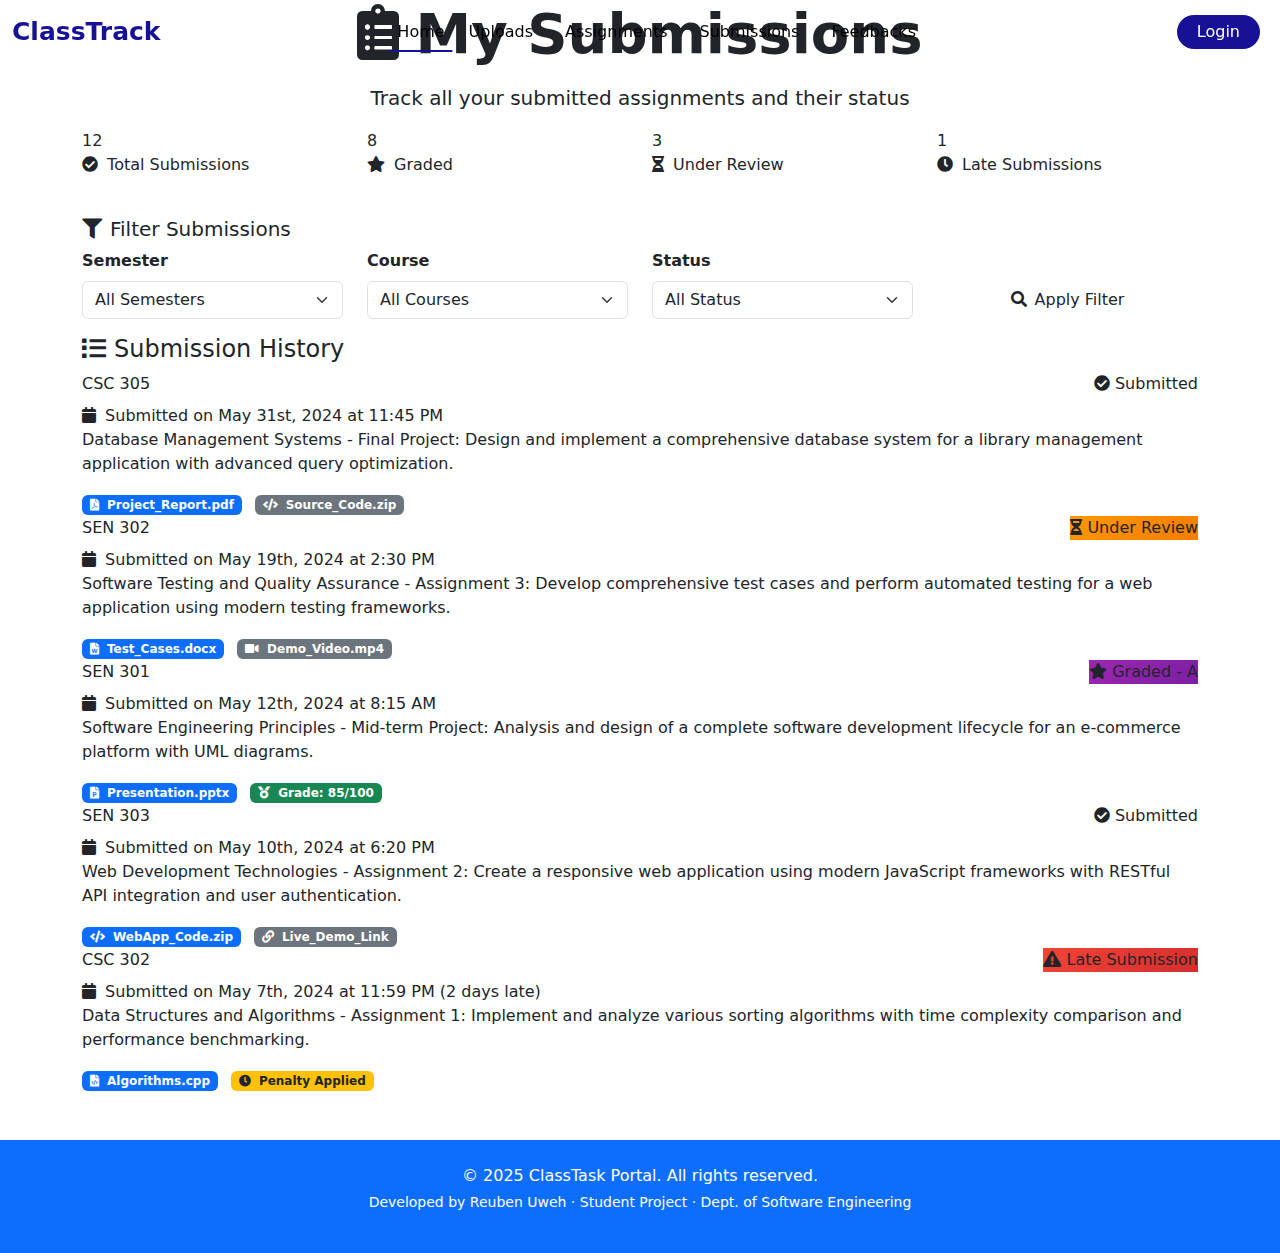
<file: student-dev/submissions.html>
<!DOCTYPE html>
<html lang="en">
  <head>
    <meta charset="UTF-8" />
    <meta name="viewport" content="width=device-width, initial-scale=1.0" />
    <title>ClassTrack | My Submissions</title>
    <link rel="stylesheet" href="index.css" />
    <link rel="stylesheet" href="/bootclass/bootstrap/css/bootstrap.css" />
    <link rel="stylesheet" href="fontawesome/css/all.min.css" />
  </head>

  <body>
    <!-- NavBar -->
    <nav class="navbar navbar-expand-lg fixed-top">
      <div class="container-fluid">
        <a class="navbar-brand me-auto" href="#">ClassTrack</a>
        <div
          class="offcanvas offcanvas-end"
          tabindex="-1"
          id="offcanvasNavbar"
          aria-labelledby="offcanvasNavbarLabel"
        >
          <div class="offcanvas-header">
            <h5 class="offcanvas-title" id="offcanvasNavbarLabel">
              ClassTrack
            </h5>
            <button
              type="button"
              class="btn-close"
              data-bs-dismiss="offcanvas"
              aria-label="Close"
            ></button>
          </div>
          <div class="offcanvas-body">
            <ul class="navbar-nav justify-content-center flex-grow-1 pe-3">
              <li class="nav-item">
                <a class="nav-link active" aria-current="page" href="index.html"
                  >Home</a
                >
              </li>
              <li class="nav-item">
                <a class="nav-link mx-lg-2" href="uploads.html">Uploads</a>
              </li>
              <li class="nav-item">
                <a class="nav-link mx-lg-2" href="assignments.html"
                  >Assignments</a
                >
              </li>
              <li class="nav-item">
                <a class="nav-link mx-lg-2" href="submissions.html"
                  >Submissions</a
                >
              </li>
              <li class="nav-item">
                <a class="nav-link mx-lg-2" href="feedback.html">Feedbacks</a>
              </li>
            </ul>
          </div>
        </div>
        <a href="#" class="login-button me-2">Login</a>
        <button
          class="navbar-toggler border-0"
          type="button"
          data-bs-toggle="offcanvas"
          data-bs-target="#offcanvasNavbar"
          aria-controls="offcanvasNavbar"
          aria-label="Toggle navigation"
        >
          <span class="navbar-toggler-icon"></span>
        </button>
      </div>
    </nav>

    <!-- Hero Header -->
    <div class="hero-header">
      <div class="container text-center">
        <h1 class="display-4 fw-bold mb-3">
          <i class="fas fa-clipboard-list me-3"></i>My Submissions
        </h1>
        <p class="lead">
          Track all your submitted assignments and their status
        </p>
      </div>
    </div>

    <!-- Main Content -->
    <div class="container">
      <!-- Statistics Cards -->
      <div class="row mb-4">
        <div class="col-md-3 mb-3">
          <div class="stats-card">
            <div class="stats-number">12</div>
            <div class="stats-label">
              <i class="fas fa-check-circle me-1"></i>
              Total Submissions
            </div>
          </div>
        </div>
        <div class="col-md-3 mb-3">
          <div class="stats-card">
            <div class="stats-number">8</div>
            <div class="stats-label">
              <i class="fas fa-star me-1"></i>
              Graded
            </div>
          </div>
        </div>
        <div class="col-md-3 mb-3">
          <div class="stats-card">
            <div class="stats-number">3</div>
            <div class="stats-label">
              <i class="fas fa-hourglass-half me-1"></i>
              Under Review
            </div>
          </div>
        </div>
        <div class="col-md-3 mb-3">
          <div class="stats-card">
            <div class="stats-number">1</div>
            <div class="stats-label">
              <i class="fas fa-clock me-1"></i>
              Late Submissions
            </div>
          </div>
        </div>
      </div>

      <!-- Filter Card -->
      <div class="filter-card">
        <h5 class="section-title">
          <i class="fas fa-filter me-2"></i>Filter Submissions
        </h5>
        <div class="row">
          <div class="col-md-3 mb-3">
            <label for="semester" class="form-label fw-semibold"
              >Semester</label
            >
            <select id="semester" class="form-select">
              <option selected>All Semesters</option>
              <option value="1">2024/2025 - First</option>
              <option value="2">2024/2025 - Second</option>
              <option value="3">2023/2024 - Second</option>
            </select>
          </div>
          <div class="col-md-3 mb-3">
            <label for="course" class="form-label fw-semibold">Course</label>
            <select id="course" class="form-select">
              <option selected>All Courses</option>
              <option value="1">SEN301</option>
              <option value="2">SEN302</option>
              <option value="3">SEN303</option>
              <option value="4">CSC302</option>
              <option value="5">CSC305</option>
            </select>
          </div>
          <div class="col-md-3 mb-3">
            <label for="status" class="form-label fw-semibold">Status</label>
            <select id="status" class="form-select">
              <option selected>All Status</option>
              <option value="1">Submitted</option>
              <option value="2">Under Review</option>
              <option value="3">Graded</option>
              <option value="4">Late</option>
            </select>
          </div>
          <div class="col-md-3 mb-3 d-flex align-items-end">
            <button class="btn btn-filter w-100">
              <i class="fas fa-search me-2"></i>Apply Filter
            </button>
          </div>
        </div>
      </div>

      <!-- Submissions List -->
      <div class="submissions-container">
        <h4 class="section-title">
          <i class="fas fa-list me-2"></i>Submission History
        </h4>

        <div class="submission-card">
          <div class="d-flex justify-content-between align-items-start mb-2">
            <div class="course-code">CSC 305</div>
            <div class="status-badge">
              <i class="fas fa-check-circle"></i>
              Submitted
            </div>
          </div>
          <div class="submission-date">
            <i class="fas fa-calendar me-1"></i>
            Submitted on May 31st, 2024 at 11:45 PM
          </div>
          <div class="submission-description">
            Database Management Systems - Final Project: Design and implement a
            comprehensive database system for a library management application
            with advanced query optimization.
          </div>
          <div class="mt-3">
            <span class="badge bg-primary me-2">
              <i class="fas fa-file-pdf me-1"></i>
              Project_Report.pdf
            </span>
            <span class="badge bg-secondary">
              <i class="fas fa-code me-1"></i>
              Source_Code.zip
            </span>
          </div>
        </div>

        <div class="submission-card">
          <div class="d-flex justify-content-between align-items-start mb-2">
            <div class="course-code">SEN 302</div>
            <div
              class="status-badge"
              style="
                background: linear-gradient(135deg, #ff9800 0%, #f57c00 100%);
              "
            >
              <i class="fas fa-hourglass-half"></i>
              Under Review
            </div>
          </div>
          <div class="submission-date">
            <i class="fas fa-calendar me-1"></i>
            Submitted on May 19th, 2024 at 2:30 PM
          </div>
          <div class="submission-description">
            Software Testing and Quality Assurance - Assignment 3: Develop
            comprehensive test cases and perform automated testing for a web
            application using modern testing frameworks.
          </div>
          <div class="mt-3">
            <span class="badge bg-primary me-2">
              <i class="fas fa-file-word me-1"></i>
              Test_Cases.docx
            </span>
            <span class="badge bg-secondary">
              <i class="fas fa-video me-1"></i>
              Demo_Video.mp4
            </span>
          </div>
        </div>

        <div class="submission-card">
          <div class="d-flex justify-content-between align-items-start mb-2">
            <div class="course-code">SEN 301</div>
            <div
              class="status-badge"
              style="
                background: linear-gradient(135deg, #9c27b0 0%, #7b1fa2 100%);
              "
            >
              <i class="fas fa-star"></i>
              Graded - A
            </div>
          </div>
          <div class="submission-date">
            <i class="fas fa-calendar me-1"></i>
            Submitted on May 12th, 2024 at 8:15 AM
          </div>
          <div class="submission-description">
            Software Engineering Principles - Mid-term Project: Analysis and
            design of a complete software development lifecycle for an
            e-commerce platform with UML diagrams.
          </div>
          <div class="mt-3">
            <span class="badge bg-primary me-2">
              <i class="fas fa-file-powerpoint me-1"></i>
              Presentation.pptx
            </span>
            <span class="badge bg-success">
              <i class="fas fa-medal me-1"></i>
              Grade: 85/100
            </span>
          </div>
        </div>

        <div class="submission-card">
          <div class="d-flex justify-content-between align-items-start mb-2">
            <div class="course-code">SEN 303</div>
            <div class="status-badge">
              <i class="fas fa-check-circle"></i>
              Submitted
            </div>
          </div>
          <div class="submission-date">
            <i class="fas fa-calendar me-1"></i>
            Submitted on May 10th, 2024 at 6:20 PM
          </div>
          <div class="submission-description">
            Web Development Technologies - Assignment 2: Create a responsive web
            application using modern JavaScript frameworks with RESTful API
            integration and user authentication.
          </div>
          <div class="mt-3">
            <span class="badge bg-primary me-2">
              <i class="fas fa-code me-1"></i>
              WebApp_Code.zip
            </span>
            <span class="badge bg-secondary">
              <i class="fas fa-link me-1"></i>
              Live_Demo_Link
            </span>
          </div>
        </div>

        <div class="submission-card">
          <div class="d-flex justify-content-between align-items-start mb-2">
            <div class="course-code">CSC 302</div>
            <div
              class="status-badge"
              style="
                background: linear-gradient(135deg, #f44336 0%, #d32f2f 100%);
              "
            >
              <i class="fas fa-exclamation-triangle"></i>
              Late Submission
            </div>
          </div>
          <div class="submission-date">
            <i class="fas fa-calendar me-1"></i>
            Submitted on May 7th, 2024 at 11:59 PM (2 days late)
          </div>
          <div class="submission-description">
            Data Structures and Algorithms - Assignment 1: Implement and analyze
            various sorting algorithms with time complexity comparison and
            performance benchmarking.
          </div>
          <div class="mt-3">
            <span class="badge bg-primary me-2">
              <i class="fas fa-file-code me-1"></i>
              Algorithms.cpp
            </span>
            <span class="badge bg-warning text-dark">
              <i class="fas fa-clock me-1"></i>
              Penalty Applied
            </span>
          </div>
        </div>
      </div>
    </div>

    <!-- Footer -->
    <footer class="bg-primary text-white py-4 mt-5 text-center">
      <p class="mb-1">© 2025 ClassTask Portal. All rights reserved.</p>
      <p class="small">
        Developed by Reuben Uweh · Student Project · Dept. of Software
        Engineering
      </p>
    </footer>

    <!-- Scripts -->
    <script src="/bootclass/bootstrap/js/bootstrap.bundle.js"></script>
    <script>
      // Filter functionality
      document
        .querySelector(".btn-filter")
        .addEventListener("click", function () {
          // Add filter logic here
          console.log("Filtering submissions...");
        });

      // Add interaction effects
      document.querySelectorAll(".submission-card").forEach((card) => {
        card.addEventListener("click", function () {
          // Add click handler for viewing submission details
          console.log("Viewing submission details...");
        });
      });
    </script>
  </body>
</html>
</file>
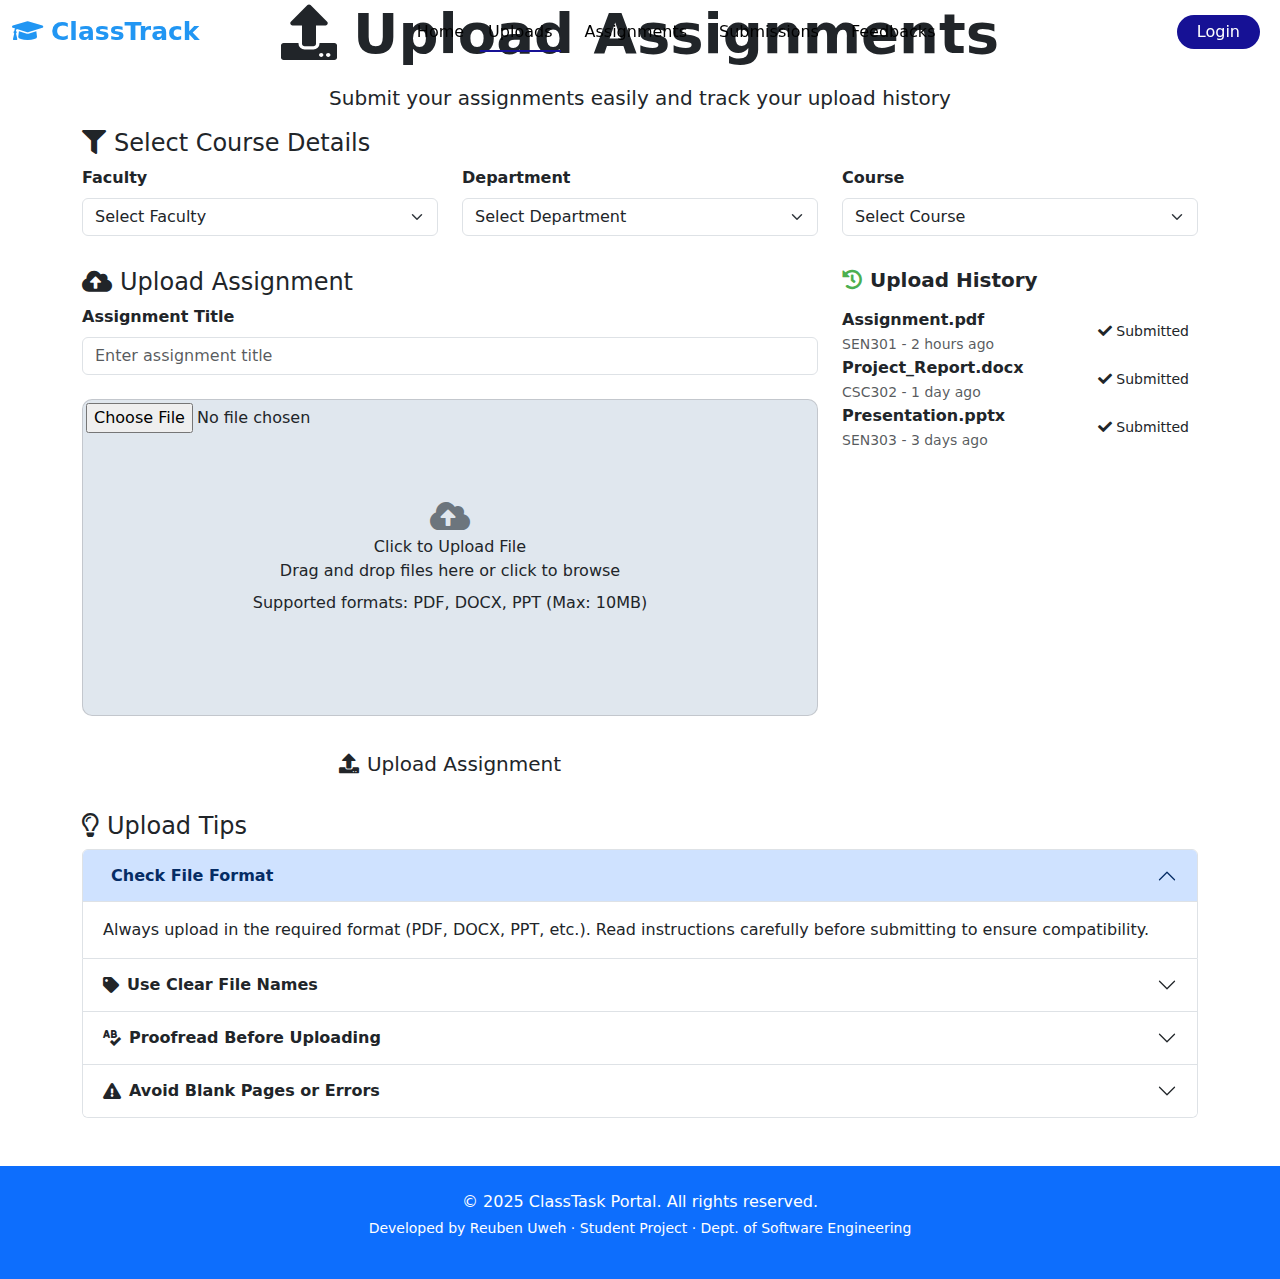
<file: student-dev/uploads.html>
<!DOCTYPE html>
<html lang="en">

<head>
  <meta charset="UTF-8" />
  <meta name="viewport" content="width=device-width, initial-scale=1.0" />
  <title>ClassTrack | Upload Assignments</title>
  <link rel="stylesheet" href="index.css" />
  <link rel="stylesheet" href="/bootclass/bootstrap/css/bootstrap.css" />
  <link rel="stylesheet" href="fontawesome/css/all.min.css" />
</head>

<body>
  <!-- NavBar -->
  <nav class="navbar navbar-expand-lg fixed-top">
    <div class="container-fluid">
      <a class="navbar-brand me-auto fw-bold" href="#" style="color: #2196f3">
        <i class="fas fa-graduation-cap me-2"></i>ClassTrack
      </a>
      <div class="offcanvas offcanvas-end" tabindex="-1" id="offcanvasNavbar" aria-labelledby="offcanvasNavbarLabel">
        <div class="offcanvas-header">
          <h5 class="offcanvas-title" id="offcanvasNavbarLabel">
            ClassTrack
          </h5>
          <button type="button" class="btn-close" data-bs-dismiss="offcanvas" aria-label="Close"></button>
        </div>
        <div class="offcanvas-body">
          <ul class="navbar-nav justify-content-center flex-grow-1 pe-3">
            <li class="nav-item">
              <a class="nav-link" href="index.html">Home</a>
            </li>
            <li class="nav-item">
              <a class="nav-link active mx-lg-2" aria-current="page" href="upload.html">Uploads</a>
            </li>
            <li class="nav-item">
              <a class="nav-link mx-lg-2" href="assignments.html">Assignments</a>
            </li>
            <li class="nav-item">
              <a class="nav-link mx-lg-2" href="submissions.html">Submissions</a>
            </li>
            <li class="nav-item">
              <a class="nav-link mx-lg-2" href="feedback.html">Feedbacks</a>
            </li>
          </ul>
        </div>
      </div>
      <a href="#" class="login-button me-2">Login</a>
      <button class="navbar-toggler border-0" type="button" data-bs-toggle="offcanvas" data-bs-target="#offcanvasNavbar"
        aria-controls="offcanvasNavbar" aria-label="Toggle navigation">
        <span class="navbar-toggler-icon"></span>
      </button>
    </div>
  </nav>
  <!-- End of NavBar -->

  <!-- Hero Header -->
  <div class="hero-header">
    <div class="container text-center">
      <h1 class="display-4 fw-bold mb-3">
        <i class="fas fa-upload me-3"></i>Upload Assignments
      </h1>
      <p class="lead">
        Submit your assignments easily and track your upload history
      </p>
    </div>
  </div>

  <!-- Main Content -->
  <div class="container">
    <!-- Selection Card -->
    <div class="selection-card mb-3">
      <h4 class="section-title">
        <i class="fas fa-filter me-2"></i>Select Course Details
      </h4>
      <div class="row">
        <div class="col-md-4 mb-3">
          <label for="faculty" class="form-label fw-semibold">Faculty</label>
          <select id="faculty" class="form-select">
            <option selected>Select Faculty</option>
            <option value="1">Faculty of Agriculture</option>
            <option value="2">Faculty of BMS</option>
            <option value="3">Faculty Of Computing</option>
            <option value="4">Faculty of Education</option>
            <option value="5">Faculty of Engineering</option>
            <option value="6">Faculty of Law</option>
            <option value="7">Faculty of Management Science</option>
            <option value="8">Faculty of Science</option>
            <option value="9">Faculty of Theatre Arts</option>
          </select>
        </div>
        <div class="col-md-4 mb-3">
          <label for="department" class="form-label fw-semibold">Department</label>
          <select id="department" class="form-select">
            <option selected>Select Department</option>
            <option value="1">Cyber Security</option>
            <option value="2">Computer Science</option>
            <option value="3">Information Communication Technology</option>
            <option value="4">Software Engineering</option>
          </select>
        </div>
        <div class="col-md-4 mb-3">
          <label for="course" class="form-label fw-semibold">Course</label>
          <select id="course" class="form-select">
            <option selected>Select Course</option>
            <option value="1">SEN301</option>
            <option value="2">SEN302</option>
            <option value="3">SEN303</option>
            <option value="4">SEN304</option>
            <option value="5">SEN305</option>
            <option value="6">CSC302</option>
            <option value="7">CSC305</option>
            <option value="8">CED301</option>
            <option value="9">CED311</option>
          </select>
        </div>
      </div>
    </div>

    <div class="row">
      <!-- Upload Section -->
      <div class="col-lg-8 mb-4">
        <form action="php/files.php" method="post" enctype="multipart/form-data">
          <div class="upload-section">
            <h4 class="section-title">
              <i class="fas fa-cloud-upload-alt me-2"></i>Upload Assignment
            </h4>

            <div class="mb-4">
              <label for="assignmentTitle" class="form-label fw-semibold">Assignment Title</label>
              <input type="text" class="form-control" id="assignmentTitle" placeholder="Enter assignment title" />
            </div>

            <div class="upload-box mb-4">
              <i class="fas fa-cloud-upload-alt upload-icon"></i>
              <div class="upload-text">Click to Upload File</div>
              <div class="upload-subtext">
                Drag and drop files here or click to browse
              </div>
              <div class="upload-subtext mt-2">
                Supported formats: PDF, DOCX, PPT (Max: 10MB)
              </div>
              <input type="file" name="fileUpload" accept=".pdf,.docx,.ppt,.pptx" />
            </div>

            <div class="text-center">
              <button class="btn btn-upload btn-lg" type="submit">
                <i class="fas fa-upload me-2"></i>Upload Assignment
              </button>
            </div>
          </div>
        </form>
      </div>

      <!-- Upload History -->
      <div class="col-lg-4">
        <div class="history-card">
          <h5 class="fw-bold mb-3">
            <i class="fas fa-history me-2" style="color: #4caf50"></i>Upload
            History
          </h5>

          <div class="history-item">
            <div class="d-flex justify-content-between align-items-center">
              <div>
                <div class="fw-semibold">Assignment.pdf</div>
                <small class="text-muted">SEN301 - 2 hours ago</small>
              </div>
              <button class="btn btn-success-custom btn-sm">
                <i class="fas fa-check me-1"></i>Submitted
              </button>
            </div>
          </div>

          <div class="history-item">
            <div class="d-flex justify-content-between align-items-center">
              <div>
                <div class="fw-semibold">Project_Report.docx</div>
                <small class="text-muted">CSC302 - 1 day ago</small>
              </div>
              <button class="btn btn-success-custom btn-sm">
                <i class="fas fa-check me-1"></i>Submitted
              </button>
            </div>
          </div>

          <div class="history-item">
            <div class="d-flex justify-content-between align-items-center">
              <div>
                <div class="fw-semibold">Presentation.pptx</div>
                <small class="text-muted">SEN303 - 3 days ago</small>
              </div>
              <button class="btn btn-success-custom btn-sm">
                <i class="fas fa-check me-1"></i>Submitted
              </button>
            </div>
          </div>
        </div>
      </div>
    </div>

    <!-- Upload Tips -->
    <div class="selection-card">
      <h4 class="section-title">
        <i class="far fa-lightbulb me-2"></i>Upload Tips
      </h4>
      <div class="accordion accordion-custom" id="accordionExample">
        <div class="accordion-item">
          <h2 class="accordion-header">
            <button class="accordion-button fw-bold" type="button" data-bs-toggle="collapse"
              data-bs-target="#collapseOne" aria-expanded="true" aria-controls="collapseOne">
              <i class="fas fa-file-check me-2"></i>Check File Format
            </button>
          </h2>
          <div id="collapseOne" class="accordion-collapse collapse show" data-bs-parent="#accordionExample">
            <div class="accordion-body">
              <p class="mb-0">
                Always upload in the required format (PDF, DOCX, PPT, etc.).
                Read instructions carefully before submitting to ensure
                compatibility.
              </p>
            </div>
          </div>
        </div>
        <div class="accordion-item">
          <h2 class="accordion-header">
            <button class="accordion-button collapsed fw-bold" type="button" data-bs-toggle="collapse"
              data-bs-target="#collapseTwo" aria-expanded="false" aria-controls="collapseTwo">
              <i class="fas fa-tag me-2"></i>Use Clear File Names
            </button>
          </h2>
          <div id="collapseTwo" class="accordion-collapse collapse" data-bs-parent="#accordionExample">
            <div class="accordion-body">
              <p class="mb-0">
                Rename files to include your name, matric number, course code,
                and assignment title (e.g.,
                ReubenUweh_CMP2203_Assignment1.pdf).
              </p>
            </div>
          </div>
        </div>
        <div class="accordion-item">
          <h2 class="accordion-header">
            <button class="accordion-button collapsed fw-bold" type="button" data-bs-toggle="collapse"
              data-bs-target="#collapseThree" aria-expanded="false" aria-controls="collapseThree">
              <i class="fas fa-spell-check me-2"></i>Proofread Before
              Uploading
            </button>
          </h2>
          <div id="collapseThree" class="accordion-collapse collapse" data-bs-parent="#accordionExample">
            <div class="accordion-body">
              <p class="mb-0">
                Double-check your work for grammar, formatting, and accuracy
                before submitting—no changes after upload!
              </p>
            </div>
          </div>
        </div>
        <div class="accordion-item">
          <h2 class="accordion-header">
            <button class="accordion-button collapsed fw-bold" type="button" data-bs-toggle="collapse"
              data-bs-target="#collapseFour" aria-expanded="false" aria-controls="collapseFour">
              <i class="fas fa-exclamation-triangle me-2"></i>Avoid Blank
              Pages or Errors
            </button>
          </h2>
          <div id="collapseFour" class="accordion-collapse collapse" data-bs-parent="#accordionExample">
            <div class="accordion-body">
              <p class="mb-0">
                Open and review your file after export to ensure nothing is
                missing or corrupted before final submission.
              </p>
            </div>
          </div>
        </div>
      </div>
    </div>
  </div>

  <!-- Footer -->
  <footer class="bg-primary text-white py-4 mt-5 text-center">
    <p class="mb-1">© 2025 ClassTask Portal. All rights reserved.</p>
    <p class="small">
      Developed by Reuben Uweh · Student Project · Dept. of Software
      Engineering
    </p>
  </footer>

  <!-- Scripts -->
  <script src="/bootclass/bootstrap/js/bootstrap.bundle.js"></script>
  <script src="index.js"></script>
</body>

</html>
</file>
<file: student-dev/index.css>
* {
    margin: 0;
    padding: 0;
}

body {
    font-family: "Segoe UI", Tahoma, Geneva, Verdana, sans-serif;
    width: 100%;
    height: 100vh;
}

nav .navbar-brand {
    animation: tracking-in-expand 0.7s cubic-bezier(0.215, 0.61, 0.355, 1) both;
}

@keyframes tracking-in-expand {
    0% {
        letter-spacing: -0.5em;
        opacity: 0;
    }

    40% {
        opacity: 0.6;
    }

    100% {
        opacity: 1;
    }
}

nav .navbar-brand {
    font-weight: 600;
    color: rgb(22, 17, 149);
    font-size: 25px;
    transition: 0.5s color;
}

.login-button {
    background-color: rgb(22, 17, 149);
    color: #ffffff;
    padding: 5px 20px;
    text-decoration: none;
    border-radius: 100px;
}

.login-button:hover {
    background-color: rgb(67, 63, 181);
    box-shadow: 2px 3px 3px rgb(89, 87, 185);
    transition: 0.5s background-color;
}

nav .navbar-toggler {
    font-size: 1.25rem;
}

nav .navbar-toggler:focus,
nav .btn-close:focus {
    box-shadow: none;
}

nav .nav-link {
    color: #000000;
    position: relative;
    font-weight: 500;
}

nav .nav-link:hover {
    color: #161b4fc6;
}

@media (min-width: 956px) {
    nav .nav-link::before {
        content: "";
        position: absolute;
        bottom: 0;
        left: 50%;
        transform: translateX(-50%);
        width: 0;
        height: 2px;
        background-color: rgb(22, 17, 149);
        visibility: hidden;
        transition: 0.5s ease-in-out;
    }

    nav .nav-link:hover::before,
    nav .nav-link.active::before {
        width: 100%;
        visibility: visible;
    }
}

.student {
    position: relative;
    top: 80px;
}

.name {
    color: #000000;
    transform: translateX(-100%);
    animation: SlideIn 1s ease-out forwards;
}

@keyframes SlideIn {
    from {
        opacity: 0;
    }

    to {
        opacity: 1;
        transform: translateX(0);
    }
}

.user-id {
    position: relative;
    top: 2px;
}

.user-id .student-faculty {
    font-size: 17px;
}

.user-id .student-dpt {
    position: relative;
    top: -15px;
    font-size: 16px;
}

.user-id small {
    position: relative;
    top: -30px;
    font-weight: 700;
}

@media (min-width: 410px) {
    .user-id {
        top: 10px;
    }
}

@media (max-width: 356px) {
    .user-id {
        top: -8px;
    }

    .profile {
        width: 135px;
        height: 135px;
    }

    .user-id .student-faculty {
        font-size: 10px;
    }

    .user-id .student-dpt {
        font-size: 14px;
    }
}

.works {
    text-decoration: 3px underline rgb(22, 17, 149);
    animation: tracking-in-expand 1s cubic-bezier(0.215, 0.610, 0.355, 1.000) both;
}

@keyframes tracking-in-expand {
    0% {
        letter-spacing: -0.5em;
        opacity: 0;
    }

    40% {
        opacity: 0.6;
    }

    100% {
        opacity: 1;
    }
}

.alert {
    animation: fadeIn 1.5s ease-out forwards;
}

@keyframes fadeIn {
    from {
        opacity: 0;
        transform: translateY(-40px);
        /* Optional: slight upward motion */
    }

    to {
        opacity: 1;
        transform: translateY(-12px);
    }
}

.container .card {
    background-color: #e1e8f5;
    animation: bounce-top 0.9s both;
}

.container .card:hover {
    cursor: pointer;
    transform: translateY(-25px);
    box-shadow: 0 5px 12px rgb(185, 184, 208);

}

@keyframes bounce-top {
    0% {
        transform: translateY(-45px);
        animation-timing-function: ease-in;
        opacity: 1;
    }

    24% {
        opacity: 1;
    }

    40% {
        transform: translateY(-24px);
        animation-timing-function: ease-in;
    }

    65% {
        transform: translateY(-12px);
        animation-timing-function: ease-in;
    }

    82% {
        transform: translateY(-6px);
        animation-timing-function: ease-in;
    }

    93% {
        transform: translateY(-4px);
        animation-timing-function: ease-in;
    }

    25%,
    55%,
    75%,
    87% {
        transform: translateY(0px);
        animation-timing-function: ease-out;
    }

    100% {
        transform: translateY(0px);
        animation-timing-function: ease-out;
        opacity: 1;
    }
}


.container .card-title {
    font-size: 50px;
    color: rgb(44, 40, 174);
}

.accordion-header .accordion-button:focus {
    box-shadow: none;
}

.accordion-body strong {
    position: relative;
}

@media (min-width:768px) {
    .carousel {
        margin: 50px auto;
        width: 80%;
        height: 400px;
    }
}

@media (max-width:500px) {
    .carousel {
        margin-top: 30px;
    }
}

.carousel button {
    font-size: 100px;
}

.info {
    text-decoration: 4px underline rgb(22, 17, 149);
}

@media (min-width:1024px) {
    .two {
        cursor: pointer;
        transform: scale(1.1);
        box-shadow: 0 10px 10px #709395;
    }
}

@media (min-width:700px) {
    .two {
        cursor: pointer;
        transform: scale(1.1);
        box-shadow: 0 10px 10px #709395;
    }
}

@media (min-width:750px) {
    .two {
        cursor: pointer;
        transform: scale(1.1);
        box-shadow: 0 10px 10px #709395;
    }
}

@media (min-width:1024px) {
    .info {
        position: relative;
        top: 180px;
    }

    .grade {
        position: relative;
        top: 200px;
    }
}

@media (min-width:1200px){
    .footer{
        position: relative;
        top: 200px;
    }
}

#course,
#department,
#faculty:focus {
    box-shadow: none;
    outline: none;
}

.upload {
    border: 1px solid rgba(176, 176, 218, 0.364);
    background-color: #fefefe;
    border-radius: 10px;
    padding: 10px;
}

.upload-box {
    border: 1px solid rgba(103, 99, 99, 0.238);
    border-radius: 10px;
    padding: 100px;
    text-align: center;
    position: relative;
    cursor: pointer;
    transition: all 0.3s ease-in-out;
    background-color: #e0e7ee;
}

@media (max-width:450px) {
    .upload-box {
        padding: 40px;
    }
}

.upload-box i {
    font-size: 2rem;
    color: #6c757d;
}

.upload-box span {
    display: block;
    margin-top: 10px;
    color: #6c757d;
    font-weight: 500;
}

.upload-box input[type="file"] {
    position: absolute;
    top: 3px;
    left: 3px;
    width: 100%;
    height: 100%;
    opacity: 1;
    cursor: pointer;
}

.title input {
    width: 100%;
    padding: 6px;
    border-radius: 7px;
    border: none;
    background-color: #e0e7ee;
}

.title input:focus {
    outline: none;
}

.upload button {
    background-color: rgb(64, 60, 184);
    border: none;
    border-radius: 5px;
    padding: 5px;
}

.upload button:hover {
    background-color: rgb(89, 87, 185);
}

.recent {
    border: 1px solid rgba(103, 99, 99, 0.238);
    border-radius: 7px;
    height: 100px;
}

.assignment {
    text-decoration: 4px underline rgb(22, 17, 149);
    animation: Slide .4s ease-in-out forwards;
}

@keyframes Slide {
    from {
        opacity: 0;
        transform: translateX(-50%);
    }

    to {
        opacity: 1;
        transform: translateX(0);
    }
}

.new-assignment{
    animation: SlideRight .4s ease-in-out forwards;
}

@keyframes SlideRight {
    from {
        opacity: 0;
        transform: translateX(100%);
    }

    to {
        opacity: 1;
        transform: translateX(0);
    }
}

.cover div {
    background-color: #e0e7ee;
    width: 200px;
    text-align: center;
    padding: 4px;
    border: 1px solid rgb(185, 184, 208);
}

.date {
    position: relative;
    left: -53px;
    top: 10px;
}

@media (min-width:700px) {
    .detail {
        margin-left: auto;
    }
}

@media (max-width:430px) {
    .detail {
        position: absolute;
        left: 280px;
    }
}

@media (max-width:375px) {
    .detail {
        position: absolute;
        left: 245px;
    }
}

@media (max-width:350px) {
    .detail {
        position: absolute;
        left: 216px;
    }
}

/* submission Page */
.submit{
    text-decoration: 4px underline rgb(22, 17, 149);
    animation: Slide .4s ease-in-out forwards;
}

@keyframes Slide {
    from {
        opacity: 0;
        transform: translateX(-50%);
    }

    to {
        opacity: 1;
        transform: translateX(0);
    }
}
</file>
<file: student-dev/login.css>
/* Reusable Variables */
:root {
  --primary-gradient: linear-gradient(135deg, #2196f3 0%, #1976d2 100%);
  --secondary-gradient: linear-gradient(135deg, #ff9800 0%, #f57c00 100%);
  --success-gradient: linear-gradient(135deg, #4caf50 0%, #388e3c 100%);
  --card-gradient: linear-gradient(135deg, #ffffff 0%, #f8f9fa 100%);
  --light-gradient: linear-gradient(135deg, #e3f2fd 0%, #f3e5f5 100%);
  --card-shadow: 0 8px 25px rgba(0, 0, 0, 0.1);
  --card-shadow-hover: 0 15px 35px rgba(0, 0, 0, 0.15);
  --transition: all 0.3s ease;
}

body {
  background: linear-gradient(135deg, #f8f9fa 0%, #e3f2fd 100%);
  min-height: 100vh;
  padding-top: 76px;
  font-family: "Segoe UI", Tahoma, Geneva, Verdana, sans-serif;
}

.navbar {
  background: var(--primary-gradient) !important;
  box-shadow: 0 2px 15px rgba(0, 0, 0, 0.1);
}

.navbar-brand {
  font-weight: bold;
  font-size: 1.5rem;
  color: white !important;
  text-shadow: 0 2px 4px rgba(0, 0, 0, 0.2);
}

.nav-link {
  font-weight: 500;
  transition: var(--transition);
}

.nav-link:hover {
  color: #ffeb3b !important;
  transform: translateY(-2px);
}

/* image */
.image-content h2 {
  margin-top: 20px;
  font-weight: 700;
  color: #2196f3;
}

.login-button {
  background: var(--secondary-gradient);
  color: white !important;
  padding: 8px 20px;
  border-radius: 25px;
  text-decoration: none;
  font-weight: 600;
  transition: var(--transition);
  box-shadow: 0 4px 15px rgba(255, 152, 0, 0.3);
}

.login-button:hover {
  transform: translateY(-2px);
  box-shadow: 0 6px 20px rgba(255, 152, 0, 0.4);
}

/* Shared Containers */
.registration-container,
.login-container {
  min-height: calc(100vh - 76px);
  display: flex;
  align-items: center;
  padding: 2rem 0;
}

.image-section {
  text-align: center;
  padding: 2rem;
}

.registration-image,
.login-image {
  max-width: 100%;
  height: auto;
  border-radius: 20px;
  box-shadow: var(--card-shadow);
  transition: var(--transition);
  animation: float 6s ease-in-out infinite;
}

.registration-image:hover,
.login-image:hover {
  transform: scale(1.05);
  box-shadow: var(--card-shadow-hover);
}

/* Reusable Card Styles */
.registration-card,
.login-card {
  background: var(--card-gradient);
  border: none;
  border-radius: 20px;
  box-shadow: var(--card-shadow);
  transition: var(--transition);
  overflow: hidden;
  position: relative;
}

.registration-card::before,
.login-card::before {
  content: "";
  position: absolute;
  top: 0;
  left: 0;
  right: 0;
  height: 4px;
  background: var(--primary-gradient);
}

.registration-card:hover,
.login-card:hover {
  transform: translateY(-5px);
  box-shadow: var(--card-shadow-hover);
}

.card-header {
  text-align: center;
  padding: 2rem 2rem 1rem 2rem;
  background: transparent;
}

.registration-title,
.login-title {
  color: #2196f3;
  font-weight: 700;
  font-size: 2rem;
  margin-bottom: 0.5rem;
  position: relative;
}

.registration-title::after,
.login-title::after {
  content: "";
  position: absolute;
  bottom: -10px;
  left: 50%;
  transform: translateX(-50%);
  width: 80px;
  height: 3px;
  background: var(--primary-gradient);
  border-radius: 2px;
}

.registration-subtitle,
.login-subtitle {
  color: #666;
  font-size: 1rem;
  margin-bottom: 0;
}

.form-container {
  padding: 1rem 2rem 2rem 2rem;
}

.form-group {
  margin-bottom: 1.5rem;
  position: relative;
}

.form-label {
  font-weight: 600;
  color: #333;
  margin-bottom: 0.5rem;
  display: flex;
  align-items: center;
  gap: 0.5rem;
}

.form-label i {
  color: #2196f3;
  font-size: 1rem;
}

.form-control,
.form-select {
  border: 2px solid #e3f2fd;
  border-radius: 12px;
  padding: 12px 16px;
  font-size: 1rem;
  transition: var(--transition);
  background: rgba(255, 255, 255, 0.8);
  backdrop-filter: blur(10px);
}

.form-control:focus,
.form-select:focus {
  border-color: #2196f3;
  box-shadow: 0 0 0 0.25rem rgba(33, 150, 243, 0.15);
  background: white;
  transform: translateY(-2px);
}

.form-control::placeholder {
  color: #999;
  font-style: italic;
}

.name-row {
  display: flex;
  gap: 1rem;
}

.name-row .form-group {
  flex: 1;
}

/* Buttons */
.submit-button {
  background: var(--primary-gradient);
  border: none;
  color: white;
  padding: 12px 25px;
  border-radius: 25px;
  font-weight: 600;
  font-size: 1.1rem;
  transition: var(--transition);
  width: 100%;
  box-shadow: 0 4px 15px rgba(33, 150, 243, 0.3);
  position: relative;
  overflow: hidden;
}

.submit-button::before {
  content: "";
  position: absolute;
  top: 0;
  left: -100%;
  width: 100%;
  height: 100%;
  background: linear-gradient(
    90deg,
    transparent,
    rgba(255, 255, 255, 0.2),
    transparent
  );
  transition: left 0.5s;
}

.submit-button:hover::before {
  left: 100%;
}

.submit-button:hover {
  transform: translateY(-2px);
  box-shadow: 0 8px 25px rgba(33, 150, 243, 0.4);
}

.submit-button:active {
  transform: translateY(0);
}

/* Links */
.login-link,
.register-link,
.forgot-password {
  text-align: center;
  margin-top: 1.5rem;
  padding-top: 1rem;
  border-top: 1px solid #e3f2fd;
}

.login-link a,
.register-link a,
.forgot-password a {
  color: #2196f3;
  text-decoration: none;
  font-weight: 600;
  transition: var(--transition);
}

.login-link a:hover,
.register-link a:hover,
.forgot-password a:hover {
  color: #1976d2;
  text-decoration: underline;
}

/* Password Toggle */
.password-toggle {
  position: absolute;
  right: 12px;
  top: 50%;
  transform: translateY(-50%);
  background: none;
  border: none;
  color: #666;
  cursor: pointer;
  padding: 5px;
  border-radius: 50%;
  transition: var(--transition);
}

.password-toggle:hover {
  color: #2196f3;
  background: rgba(33, 150, 243, 0.1);
}

/* Validation States */
.form-control.is-valid {
  border-color: #4caf50;
}

.form-control.is-invalid {
  border-color: #f44336;
}

.invalid-feedback,
.valid-feedback {
  font-size: 0.875rem;
  margin-top: 0.25rem;
}

.invalid-feedback {
  color: #f44336;
}

.valid-feedback {
  color: #4caf50;
}

/* Animations */
.fade-in {
  animation: fadeIn 0.8s ease-out;
}

@keyframes fadeIn {
  from {
    opacity: 0;
    transform: translateY(30px);
  }

  to {
    opacity: 1;
    transform: translateY(0);
  }
}

.slide-in-left {
  animation: slideInLeft 0.8s ease-out;
}

@keyframes slideInLeft {
  from {
    opacity: 0;
    transform: translateX(-50px);
  }

  to {
    opacity: 1;
    transform: translateX(0);
  }
}

.slide-in-right {
  animation: slideInRight 0.8s ease-out;
}

@keyframes slideInRight {
  from {
    opacity: 0;
    transform: translateX(50px);
  }

  to {
    opacity: 1;
    transform: translateX(0);
  }
}

/* Responsive Design */
@media (max-width: 768px) {
  .registration-title,
  .login-title {
    font-size: 1.5rem;
  }

  .image-content h2 {
    color: #2196f3;
    font-size: 2rem;
    margin-top: -4rem;
  }

  .name-row {
    flex-direction: column;
    gap: 0;
  }

  .form-container {
    padding: 1rem;
  }

  .card-header {
    padding: 1.5rem 1rem 1rem 1rem;
  }

  .login-card {
    margin-top: -55px;
  }
}

@media (min-width: 800px) {
  .login-card {
    margin-top: -95px;
  }
}
</file>
